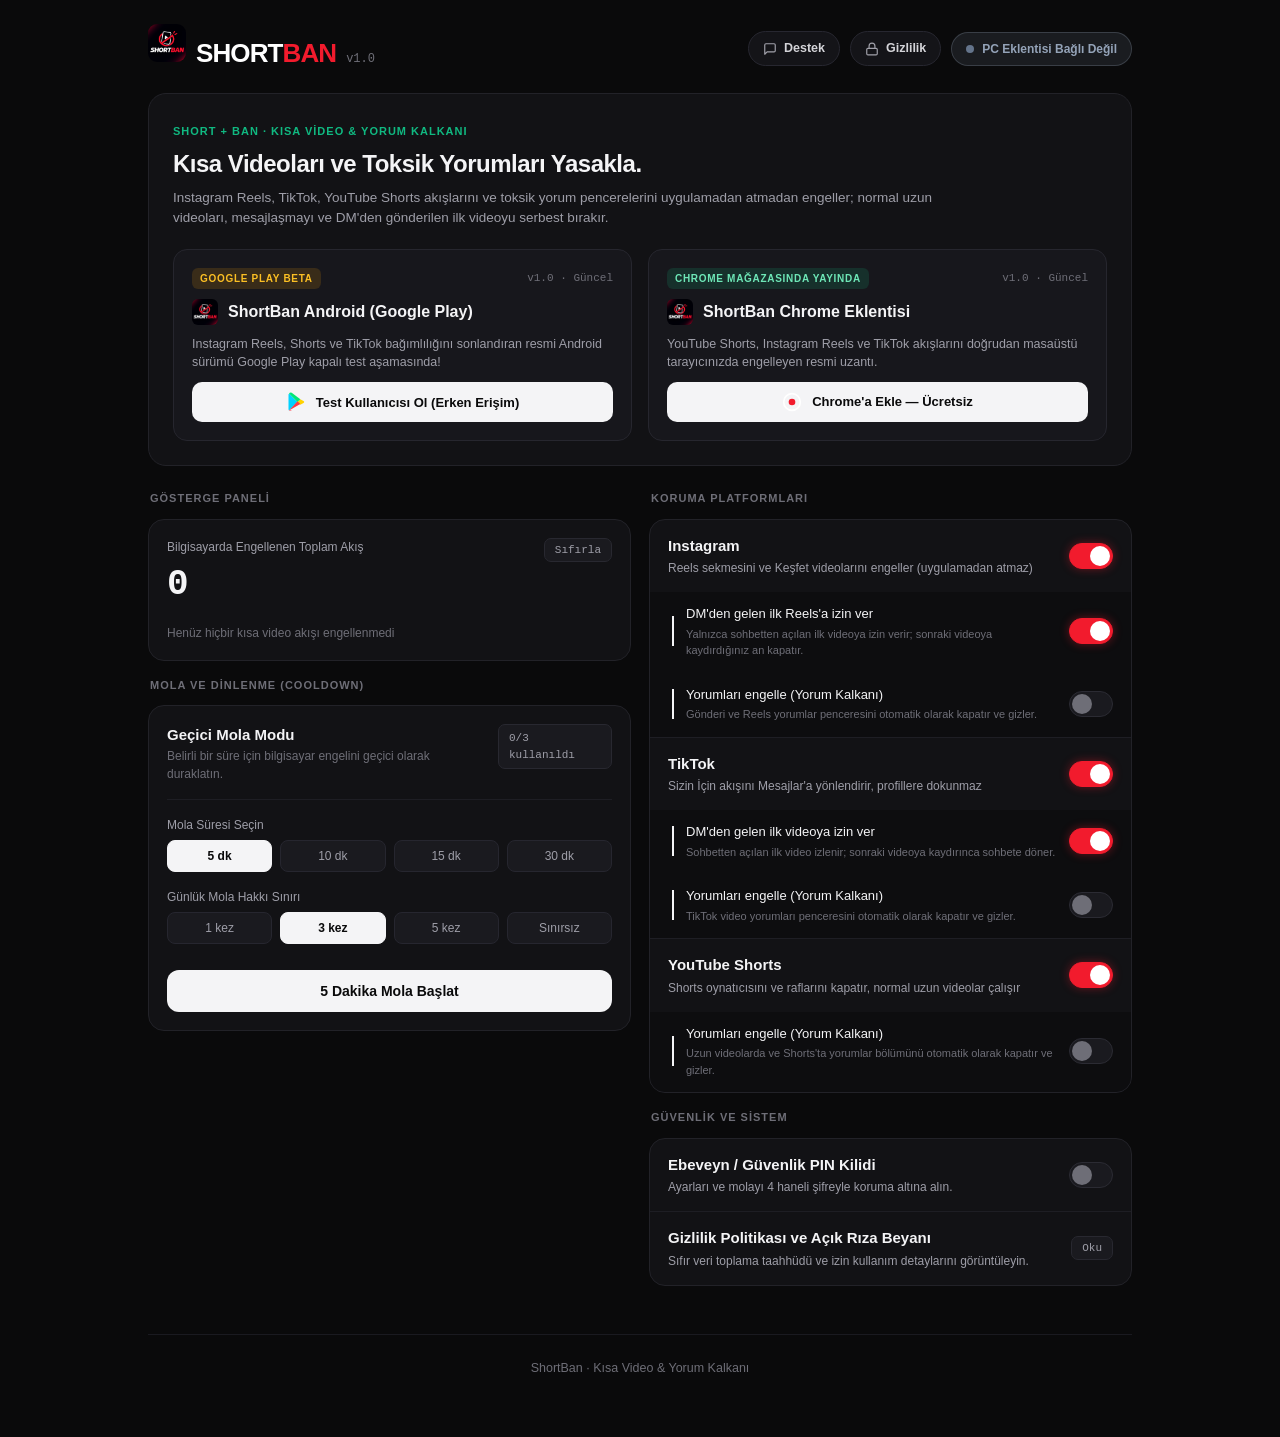
<file: web/index.html>
<!DOCTYPE html>
<html lang="tr">
<head>
  <meta charset="UTF-8" />
  <meta name="viewport" content="width=device-width, initial-scale=1.0" />
  <title>ShortBan — Kısa Video & Yorum Kalkanı</title>
  <link rel="icon" type="image/jpeg" href="logo.jpg" />
  <link rel="stylesheet" href="style.css?v=1.0.2" />
</head>
<body>
  <div class="page-wrapper">
    <!-- ÜST BAR -->
    <header class="topbar">
      <div class="brand-group">
        <img src="logo.jpg" alt="ShortBan Logo" class="brand-icon" width="38" height="38" style="border-radius: 9px; object-fit: cover;" />
        <span class="brand-logo"><span style="color: #ffffff;">SHORT</span><span style="color: #F21B2D;">BAN</span></span>
        <span id="versionBadge" class="version-tag">v1.0</span>
      </div>
      <div class="topbar-right">
        <a href="/destek" class="topbar-btn">
          <svg width="14" height="14" viewBox="0 0 24 24" fill="none" stroke="currentColor" stroke-width="2" stroke-linecap="round" stroke-linejoin="round"><path d="M21 15a2 2 0 0 1-2 2H7l-4 4V5a2 2 0 0 1 2-2h14a2 2 0 0 1 2 2z"/></svg>
          <span>Destek</span>
        </a>
        <a href="/gizlilik" class="topbar-btn">
          <svg width="14" height="14" viewBox="0 0 24 24" fill="none" stroke="currentColor" stroke-width="2" stroke-linecap="round" stroke-linejoin="round"><rect width="18" height="11" x="3" y="11" rx="2" ry="2"/><path d="M7 11V7a5 5 0 0 1 10 0v4"/></svg>
          <span>Gizlilik</span>
        </a>
        <div id="extensionStatusPill" class="status-pill inactive" title="ShortBan Chrome Eklentisi Durumu">
          <span class="status-dot"></span>
          <span id="extensionStatusText">PC Eklentisi Bağlı Değil</span>
        </div>
      </div>
    </header>

    <!-- İNDİRME MERKEZİ (ANDROID APK + BİLGİSAYAR EKLENTİSİ) -->
    <section class="hero-card">
      <div class="hero-header">
        <div>
          <span class="eyebrow">SHORT + BAN · KISA VİDEO & YORUM KALKANI</span>
          <h1 class="hero-title">Kısa Videoları ve Toksik Yorumları Yasakla.</h1>
          <p class="hero-subtitle">
            Instagram Reels, TikTok, YouTube Shorts akışlarını ve toksik yorum pencerelerini uygulamadan atmadan engeller;
            normal uzun videoları, mesajlaşmayı ve DM'den gönderilen ilk videoyu serbest bırakır.
          </p>
        </div>
      </div>

      <div class="download-grid">
        <!-- 1. ANDROID GOOGLE PLAY KAPALI BETA KARTI -->
        <div class="dl-box android-box">
          <div class="dl-top">
            <span class="dl-badge amber">GOOGLE PLAY BETA</span>
            <span id="androidVersionText" class="dl-ver">v1.0 · Erken Erişim</span>
          </div>
          <h3 class="dl-title" style="display: flex; align-items: center; gap: 10px;">
            <img src="logo.jpg" alt="ShortBan" width="26" height="26" style="border-radius: 6px; object-fit: cover;" />
            <span>ShortBan Android (Google Play)</span>
          </h3>
          <p class="dl-desc">
            Instagram Reels, Shorts ve TikTok bağımlılığını sonlandıran resmi Android sürümü Google Play kapalı test aşamasında!
          </p>
          <div class="dl-actions">
            <button
              id="openBetaModalBtn"
              type="button"
              onclick="openBetaModal()"
              class="btn-primary"
              style="display: flex; align-items: center; justify-content: center; gap: 10px; width: 100%; cursor: pointer;"
            >
              <svg width="20" height="20" viewBox="0 0 24 24" fill="none" xmlns="http://www.w3.org/2000/svg">
                <path d="M3.609 1.814L13.793 12 3.61 22.186a2.007 2.007 0 01-.61-1.428V3.242c0-.54.22-1.05.61-1.428z" fill="#00D2FF"/>
                <path d="M17.186 8.607L13.793 12l3.393 3.393 3.843-2.18c1.096-.622 1.096-1.784 0-2.406l-3.843-2.2z" fill="#FFD200"/>
                <path d="M3.609 1.814l10.184 10.186 3.393-3.393L6.85.807a2.64 2.64 0 00-3.241 1.007z" fill="#00E676"/>
                <path d="M3.609 22.186l13.574-7.793-3.393-3.393L3.61 22.186c.925.926 2.457.777 3.24-.002z" fill="#FF3A44"/>
              </svg>
              <span>Test Kullanıcısı Ol (Erken Erişim)</span>
            </button>
          </div>
        </div>

        <!-- 2. BİLGİSAYAR TARAYICI EKLENTİSİ KARTI -->
        <div class="dl-box pc-box">
          <div class="dl-top">
            <span class="dl-badge emerald">CHROME MAĞAZASINDA YAYINDA</span>
            <span id="pcVersionText" class="dl-ver">v1.0 · Resmi Sürüm</span>
          </div>
          <h3 class="dl-title" style="display: flex; align-items: center; gap: 10px;">
            <img src="logo.jpg" alt="ShortBan" width="26" height="26" style="border-radius: 6px; object-fit: cover;" />
            <span>ShortBan Chrome Eklentisi</span>
          </h3>
          <p class="dl-desc">
            YouTube Shorts, Instagram Reels ve TikTok akışlarını doğrudan masaüstü tarayıcınızda engelleyen resmi uzantı.
          </p>
          <div class="dl-actions">
            <a
              id="chromeWebStoreBtn"
              href="https://chromewebstore.google.com/detail/gnhjdbccjejkmmeicidlfgbpelkmnffm"
              target="_blank"
              rel="noopener"
              class="btn-primary"
              style="display: flex; align-items: center; justify-content: center; gap: 10px; width: 100%; text-decoration: none;"
            >
              <svg width="20" height="20" viewBox="0 0 24 24" fill="none" xmlns="http://www.w3.org/2000/svg">
                <circle cx="12" cy="12" r="10" stroke="#FFFFFF" stroke-width="2"/>
                <circle cx="12" cy="12" r="4" fill="#F21B2D"/>
              </svg>
              <span>Chrome'a Ekle — Ücretsiz</span>
            </a>
          </div>
        </div>
      </div>
    </section>

    <!-- CANLI WEB KONTROL PANELİ (MOBİL UYGULAMA İLE BİREBİR AYNI MİMARİ) -->
    <div class="dashboard-grid">
      <!-- SOL SÜTUN: İSTATİSTİK + MOLA VE DİNLENME -->
      <div class="col">
        <div class="section-header">GÖSTERGE PANELİ</div>
        <div class="card stats-card">
          <div class="stats-top">
            <div>
              <p class="card-muted">Bilgisayarda Engellenen Toplam Akış</p>
              <div id="totalBlockedCount" class="big-counter">0</div>
            </div>
            <button id="resetStatsBtn" class="chip-btn">Sıfırla</button>
          </div>
          <p id="lastBlockedText" class="card-sub">Henüz hiçbir kısa video akışı engellenmedi</p>
        </div>

        <div class="section-header">MOLA VE DİNLENME (COOLDOWN)</div>
        <div class="card break-card">
          <div id="breakNormalPanel">
            <div class="row-between">
              <div>
                <h3 class="card-title">Geçici Mola Modu</h3>
                <p class="card-sub">Belirli bir süre için bilgisayar engelini geçici olarak duraklatın.</p>
              </div>
              <span id="dailyLimitBadge" class="mono-badge">0/3 kullanıldı</span>
            </div>

            <div class="divider"></div>

            <div class="chip-group-block">
              <label class="group-label">Mola Süresi Seçin</label>
              <div class="chip-row" id="durationChipRow">
                <button data-min="5" class="select-chip selected">5 dk</button>
                <button data-min="10" class="select-chip">10 dk</button>
                <button data-min="15" class="select-chip">15 dk</button>
                <button data-min="30" class="select-chip">30 dk</button>
              </div>
            </div>

            <div class="chip-group-block">
              <label class="group-label">Günlük Mola Hakkı Sınırı</label>
              <div class="chip-row" id="limitChipRow">
                <button data-limit="1" class="select-chip">1 kez</button>
                <button data-limit="3" class="select-chip selected">3 kez</button>
                <button data-limit="5" class="select-chip">5 kez</button>
                <button data-limit="0" class="select-chip">Sınırsız</button>
              </div>
            </div>

            <button id="startBreakWebBtn" class="btn-primary full-width">5 Dakika Mola Başlat</button>
          </div>

          <div id="breakActivePanel" style="display: none;">
            <span class="signal-label">MOLA AKTİF — KALAN SÜRE</span>
            <div id="webBreakCountdown" class="big-counter">05:00</div>
            <p class="card-sub">Engelleme geçici olarak durduruldu. Süre dolunca otomatik olarak tekrar devreye girecektir.</p>
            <button id="endBreakWebBtn" class="btn-danger full-width">Molayı Bitir ve Korumaya Dön</button>
          </div>
        </div>
      </div>

      <!-- SAĞ SÜTUN: KORUMA PLATFORMLARI + PIN KİLİDİ -->
      <div class="col">
        <div class="section-header">KORUMA PLATFORMLARI</div>
        <div class="card platforms-card">
          <!-- 1. Instagram -->
          <div class="platform-row">
            <div class="platform-info">
              <div class="platform-name">Instagram</div>
              <div class="platform-desc">Reels sekmesini ve Keşfet videolarını engeller (uygulamadan atmaz)</div>
            </div>
            <label class="minimal-switch">
              <input type="checkbox" id="webToggleInstagram" checked />
              <span class="slider"></span>
            </label>
          </div>

          <div id="webIgDmRow" class="dm-sub-row">
            <div class="dm-bar"></div>
            <div class="platform-info">
              <div class="dm-title">DM'den gelen ilk Reels'a izin ver</div>
              <div class="dm-desc">Yalnızca sohbetten açılan ilk videoya izin verir; sonraki videoya kaydırdığınız an kapatır.</div>
            </div>
            <label class="minimal-switch">
              <input type="checkbox" id="webToggleInstagramDm" checked />
              <span class="slider"></span>
            </label>
          </div>

          <div class="dm-sub-row">
            <div class="dm-bar"></div>
            <div class="platform-info">
              <div class="dm-title">Yorumları engelle (Yorum Kalkanı)</div>
              <div class="dm-desc">Gönderi ve Reels yorumlar penceresini otomatik olarak kapatır ve gizler.</div>
            </div>
            <label class="minimal-switch">
              <input type="checkbox" id="webToggleInstagramComments" />
              <span class="slider"></span>
            </label>
          </div>

          <div class="divider"></div>

          <!-- 2. TikTok -->
          <div class="platform-row">
            <div class="platform-info">
              <div class="platform-name">TikTok</div>
              <div class="platform-desc">Sizin İçin akışını Mesajlar'a yönlendirir, profillere dokunmaz</div>
            </div>
            <label class="minimal-switch">
              <input type="checkbox" id="webToggleTikTok" checked />
              <span class="slider"></span>
            </label>
          </div>

          <div id="webTtDmRow" class="dm-sub-row">
            <div class="dm-bar"></div>
            <div class="platform-info">
              <div class="dm-title">DM'den gelen ilk videoya izin ver</div>
              <div class="dm-desc">Sohbetten açılan ilk video izlenir; sonraki videoya kaydırınca sohbete döner.</div>
            </div>
            <label class="minimal-switch">
              <input type="checkbox" id="webToggleTikTokDm" checked />
              <span class="slider"></span>
            </label>
          </div>

          <div class="dm-sub-row">
            <div class="dm-bar"></div>
            <div class="platform-info">
              <div class="dm-title">Yorumları engelle (Yorum Kalkanı)</div>
              <div class="dm-desc">TikTok video yorumları penceresini otomatik olarak kapatır ve gizler.</div>
            </div>
            <label class="minimal-switch">
              <input type="checkbox" id="webToggleTikTokComments" />
              <span class="slider"></span>
            </label>
          </div>

          <div class="divider"></div>

          <!-- 3. YouTube Shorts -->
          <div class="platform-row">
            <div class="platform-info">
              <div class="platform-name">YouTube Shorts</div>
              <div class="platform-desc">Shorts oynatıcısını ve raflarını kapatır, normal uzun videolar çalışır</div>
            </div>
            <label class="minimal-switch">
              <input type="checkbox" id="webToggleYouTube" checked />
              <span class="slider"></span>
            </label>
          </div>

          <div class="dm-sub-row">
            <div class="dm-bar"></div>
            <div class="platform-info">
              <div class="dm-title">Yorumları engelle (Yorum Kalkanı)</div>
              <div class="dm-desc">Uzun videolarda ve Shorts'ta yorumlar bölümünü otomatik olarak kapatır ve gizler.</div>
            </div>
            <label class="minimal-switch">
              <input type="checkbox" id="webToggleYouTubeComments" />
              <span class="slider"></span>
            </label>
          </div>
        </div>

        <div class="section-header">GÜVENLİK VE SİSTEM</div>
        <div class="card security-card">
          <div class="platform-row">
            <div class="platform-info">
              <div class="platform-name">Ebeveyn / Güvenlik PIN Kilidi</div>
              <div id="pinStatusDesc" class="platform-desc">Ayarları ve molayı 4 haneli şifreyle koruma altına alın.</div>
            </div>
            <label class="minimal-switch">
              <input type="checkbox" id="webTogglePin" />
              <span class="slider"></span>
            </label>
          </div>

          <div class="divider"></div>

          <div class="platform-row" id="openWebPrivacyModalRow" style="cursor: pointer;">
            <div class="platform-info">
              <div class="platform-name">Gizlilik Politikası ve Açık Rıza Beyanı</div>
              <div class="platform-desc">Sıfır veri toplama taahhüdü ve izin kullanım detaylarını görüntüleyin.</div>
            </div>
            <button id="openWebPrivacyModalBtn" class="chip-btn">Oku</button>
          </div>
        </div>
      </div>
    </div>

    <!-- PIN MODALI -->
    <div id="pinModalBackdrop" class="modal-backdrop" style="display: none;">
      <div class="modal-card">
        <h3 id="pinModalTitle" class="card-title">PIN Doğrulaması</h3>
        <p id="pinModalSub" class="card-sub">Devam etmek için 4 haneli PIN kodunuzu girin.</p>
        <input
          type="password"
          id="pinInput"
          maxlength="4"
          inputmode="numeric"
          placeholder="4 haneli PIN"
          class="pin-input"
        />
        <p id="pinErrorText" class="error-text" style="display: none;"></p>
        <div class="modal-actions">
          <button id="pinCancelBtn" class="btn-outline">İptal</button>
          <button id="pinConfirmBtn" class="btn-primary">Onayla</button>
        </div>
      </div>
    </div>

    <!-- WEB AÇIK RIZA VE GİZLİLİK POLİTİKASI MODALI (MOBİL UYGULAMADAKİ İLE BİREBİR AYNI METİN) -->
    <div id="webPrivacyModalBackdrop" class="modal-backdrop" style="display: none;">
      <div class="modal-card" style="max-width: 540px; max-height: 85vh; overflow-y: auto;">
        <h3 class="card-title">Açık Rıza ve Gizlilik Politikası Beyanı</h3>
        <p class="card-sub" style="color: #d4d4d8; line-height: 1.6;">
          <strong>ShortBan</strong>, yalnızca seçtiğiniz platformlardaki (Instagram Reels, TikTok, YouTube Shorts) kısa video akışlarını ve yorum pencerelerini tespit edip sizi güvenli sekmeye yönlendirmek için çalışır.
        </p>
        <div style="background: #17171c; border: 1px solid #26262e; border-radius: 12px; padding: 14px; display: flex; flex-direction: column; gap: 10px; font-size: 12.5px; color: #d4d4d8; line-height: 1.55;">
          <div>
            <strong style="color: #ffffff;">1. Erişilebilirlik ve Tarayıcı İzni Açık Rıza Beyanı:</strong><br />
            Uygulama yalnızca hedef platformlarda (Instagram, TikTok, YouTube) kısa video ekranlarının veya yorum pencerelerinin açıldığını tespit etmek için arayüz kimliklerini anlık kontrol eder. Özel mesajlar (DM), klavye, banka uygulamaları ve diğer uygulamalara dokunulmaz.
          </div>
          <div>
            <strong style="color: #ffffff;">2. Sıfır Veri Toplama ve Aktarım Taahhüdü:</strong><br />
            Hiçbir kişisel veriniz, mesajınız, şifreniz, ekran görüntünüz veya gezinme geçmişiniz kaydedilmez, toplanmaz, uzak sunuculara gönderilmez ve üçüncü taraflarla paylaşılmaz. Tüm işlemler %100 cihazınızın içinde gerçekleşir.
          </div>
          <div>
            <strong style="color: #ffffff;">3. Cihaz İçi Yerel Tercihler:</strong><br />
            Koruma anahtarları, mola süreleri, engellenen akış sayacı ve isteğe bağlı 4 haneli PIN kilidi yalnızca cihazınızın kendi yerel hafızasında saklanır.
          </div>
          <div>
            <strong style="color: #ffffff;">4. Reklam ve Analitik Yoktur:</strong><br />
            ShortBan içerisinde hiçbir reklam SDK'sı, kullanıcı takip aracı (tracker) veya üçüncü taraf analitik servisi bulunmamaktadır.
          </div>
        </div>
        <div class="modal-actions">
          <a href="privacy.html" class="btn-outline" style="text-decoration: none;">Tam Sayfa Görünümü</a>
          <button id="closeWebPrivacyModalBtn" class="btn-primary">Anladım ve Kapat</button>
        </div>
      </div>
    </div>

    <!-- GOOGLE PLAY KAPALI BETA TESTİ BAŞVURU MODALI -->
    <div id="betaModalBackdrop" class="modal-backdrop" style="display: none;" onclick="if(event.target===this)closeBetaModal()">
      <div class="modal-card" style="max-width: 440px;">
        <div style="display: flex; align-items: center; justify-content: space-between;">
          <span class="dl-badge amber">GOOGLE PLAY BETA</span>
          <button id="closeBetaModalX" type="button" onclick="closeBetaModal()" style="background: none; border: none; color: #71717a; font-size: 24px; cursor: pointer; padding: 2px 8px; line-height: 1;">&times;</button>
        </div>
        <h3 class="card-title" style="font-size: 18px; margin-top: 6px;">Test Kullanıcısı Ol (Erken Erişim)</h3>
        <p class="card-sub" style="color: #a1a1aa; line-height: 1.5; font-size: 13px;">
          ShortBan Android sürümünü ilk deneyimleyenlerden olmak için Google Play (Gmail) e-posta adresinizi bırakın. Kapalı test davetiniz doğrudan iletilecektir.
        </p>

        <form id="betaTesterForm" style="display: flex; flex-direction: column; gap: 12px; margin-top: 6px;">
          <div>
            <label style="display: block; font-size: 11.5px; font-weight: 600; color: #a1a1aa; margin-bottom: 5px; text-transform: uppercase; letter-spacing: 0.5px;">Ad Soyad (İsteğe Bağlı)</label>
            <input
              type="text"
              id="testerName"
              placeholder="Örn: Ahmet Yılmaz veya LinkedIn Kullanıcısı"
              class="pin-input"
              style="font-family: inherit; font-size: 13.5px;"
            />
          </div>

          <div>
            <div style="display: flex; justify-content: space-between; align-items: center; margin-bottom: 5px;">
              <label style="font-size: 11.5px; font-weight: 600; color: #a1a1aa; text-transform: uppercase; letter-spacing: 0.5px;">Gmail Adresiniz (@gmail.com) *</label>
              <span style="font-size: 10.5px; color: #f59e0b; font-weight: 600;">Gmail Zorunlu</span>
            </div>
            <input
              type="email"
              id="testerEmail"
              required
              pattern=".+@gmail\.com$"
              title="Lütfen geçerli bir @gmail.com adresi giriniz."
              placeholder="kullanici@gmail.com"
              class="pin-input"
              style="font-family: inherit; font-size: 13.5px;"
            />
          </div>

          <div>
            <label style="display: block; font-size: 11.5px; font-weight: 600; color: #a1a1aa; margin-bottom: 5px; text-transform: uppercase; letter-spacing: 0.5px;">Kullandığınız Telefon Modeli (İsteğe Bağlı)</label>
            <input
              type="text"
              id="testerDevice"
              placeholder="Örn: Samsung S23, Xiaomi 13, Pixel 7 vb."
              class="pin-input"
              style="font-family: inherit; font-size: 13.5px;"
            />
          </div>

          <div style="background: rgba(245, 158, 11, 0.08); border: 1px solid rgba(245, 158, 11, 0.25); border-radius: 8px; padding: 10px 12px; font-size: 12px; color: #fde68a; line-height: 1.45;">
            🔒 <strong>Gizlilik Taahhüdü:</strong> Google Play Kapalı Test politikası gereği e-posta adresinizin <strong>@gmail.com</strong> olması zorunludur. Bilgileriniz asla paylaşılmaz.
          </div>

          <p id="betaFormError" class="error-text" style="display: none; color: #ef4444; font-size: 12px; font-weight: 500;"></p>

          <div class="modal-actions" style="margin-top: 6px;">
            <button type="button" id="closeBetaModalBtn" onclick="closeBetaModal()" class="btn-outline">Vazgeç</button>
            <button type="submit" id="submitBetaBtn" class="btn-primary" style="display: flex; align-items: center; justify-content: center; gap: 8px;">
              <span>Beta Testine Katıl</span>
            </button>
          </div>
        </form>

        <div id="betaSuccessBox" style="display: none; text-align: center; padding: 18px 8px; flex-direction: column; gap: 12px; align-items: center;">
          <div style="width: 52px; height: 52px; border-radius: 50%; background: rgba(16, 185, 129, 0.15); border: 1px solid #10b981; display: flex; align-items: center; justify-content: center; color: #10b981; font-size: 26px;">
            ✓
          </div>
          <h4 style="color: #ffffff; font-size: 17px; margin: 0;">Başvurunuz Alındı!</h4>
          <p style="color: #9e9ea8; font-size: 13px; line-height: 1.55; margin: 0;">
            Teşekkürler! Google Play e-posta adresiniz test listesine eklenmek üzere kaydedildi. İnceleme tamamlandığında davet bağlantınız e-postanıza iletilecektir.
          </p>
          <button type="button" id="closeBetaSuccessBtn" onclick="closeBetaModal()" class="btn-primary" style="margin-top: 8px; width: 100%;">
            Tamamdır
          </button>
        </div>
      </div>
    </div>

    <footer class="footer" style="padding: 24px 0 12px; border-top: 1px solid #1a1a20; margin-top: 28px; text-align: center;">
      <span style="color: #6e6e77; font-size: 12.5px;">ShortBan · Kısa Video & Yorum Kalkanı</span>
    </footer>
  </div>

  <script>
    function openBetaModal() {
      var m = document.getElementById("betaModalBackdrop");
      if (m) {
        m.style.display = "flex";
        var reg = localStorage.getItem("shortban_tester_email");
        var form = document.getElementById("betaTesterForm");
        var succ = document.getElementById("betaSuccessBox");
        if (reg && form && succ) {
          form.style.display = "none";
          succ.style.display = "flex";
        }
      }
    }

    function closeBetaModal() {
      var m = document.getElementById("betaModalBackdrop");
      if (m) m.style.display = "none";
    }

    document.addEventListener("DOMContentLoaded", function () {
      var form = document.getElementById("betaTesterForm");
      if (form) {
        form.addEventListener("submit", function (e) {
          e.preventDefault();
          var emailInput = document.getElementById("testerEmail");
          var nameInput = document.getElementById("testerName");
          var deviceInput = document.getElementById("testerDevice");
          var err = document.getElementById("betaFormError");
          var btn = document.getElementById("submitBetaBtn");

          var email = emailInput ? emailInput.value.trim().toLowerCase() : "";
          var name = nameInput ? nameInput.value.trim() : "";
          var device = deviceInput ? deviceInput.value.trim() : "";

          // Kesinlikle @gmail.com zorunlu
          if (!email.endsWith("@gmail.com")) {
            if (err) {
              err.textContent = "Lütfen geçerli bir @gmail.com adresi giriniz (Google Play testi yalnızca Gmail kabul eder).";
              err.style.display = "block";
            }
            if (emailInput) emailInput.focus();
            return;
          }

          if (err) err.style.display = "none";
          if (btn) {
            btn.disabled = true;
            btn.innerHTML = "<span>Kaydediliyor...</span>";
          }

          // 1. Destek sayfasındaki gibi FormSubmit ile doğrudan Gmail'e mail at
          var mailPromise = fetch("https://formsubmit.co/ajax/ipekmuhammetemin@gmail.com", {
            method: "POST",
            headers: {
              "Content-Type": "application/json",
              "Accept": "application/json"
            },
            body: JSON.stringify({
              _subject: "🚀 Yeni ShortBan Test Kullanıcısı: " + email,
              _captcha: "false",
              Basvuran_Kisi: name || "LinkedIn / Web Kullanıcısı",
              Google_Play_Gmail: email,
              Cihaz_Modeli: device || "Belirtilmedi",
              Tarih: new Date().toLocaleString("tr-TR")
            })
          }).catch(function (e) { return null; });

          // 2. Aynı anda cPanel CSV dosyasına da kaydet
          var localPromise = fetch("register_tester.php", {
            method: "POST",
            headers: { "Content-Type": "application/json" },
            body: JSON.stringify({ email: email, name: name, device: device })
          }).catch(function (e) { return null; });

          Promise.all([mailPromise, localPromise]).then(function () {
            localStorage.setItem("shortban_tester_email", email);
            if (form) form.style.display = "none";
            var succ = document.getElementById("betaSuccessBox");
            if (succ) succ.style.display = "flex";
            var openBtn = document.getElementById("openBetaModalBtn");
            if (openBtn) {
              var s = openBtn.querySelector("span");
              if (s) s.textContent = "✓ Test Başvurunuz Alındı";
            }
          }).finally(function () {
            if (btn) {
              btn.disabled = false;
              btn.innerHTML = "<span>Beta Testine Katıl</span>";
            }
          });
        });
      }
    });
  </script>
  <script src="app.js?v=1.0.5"></script>
</body>
</html>
</file>
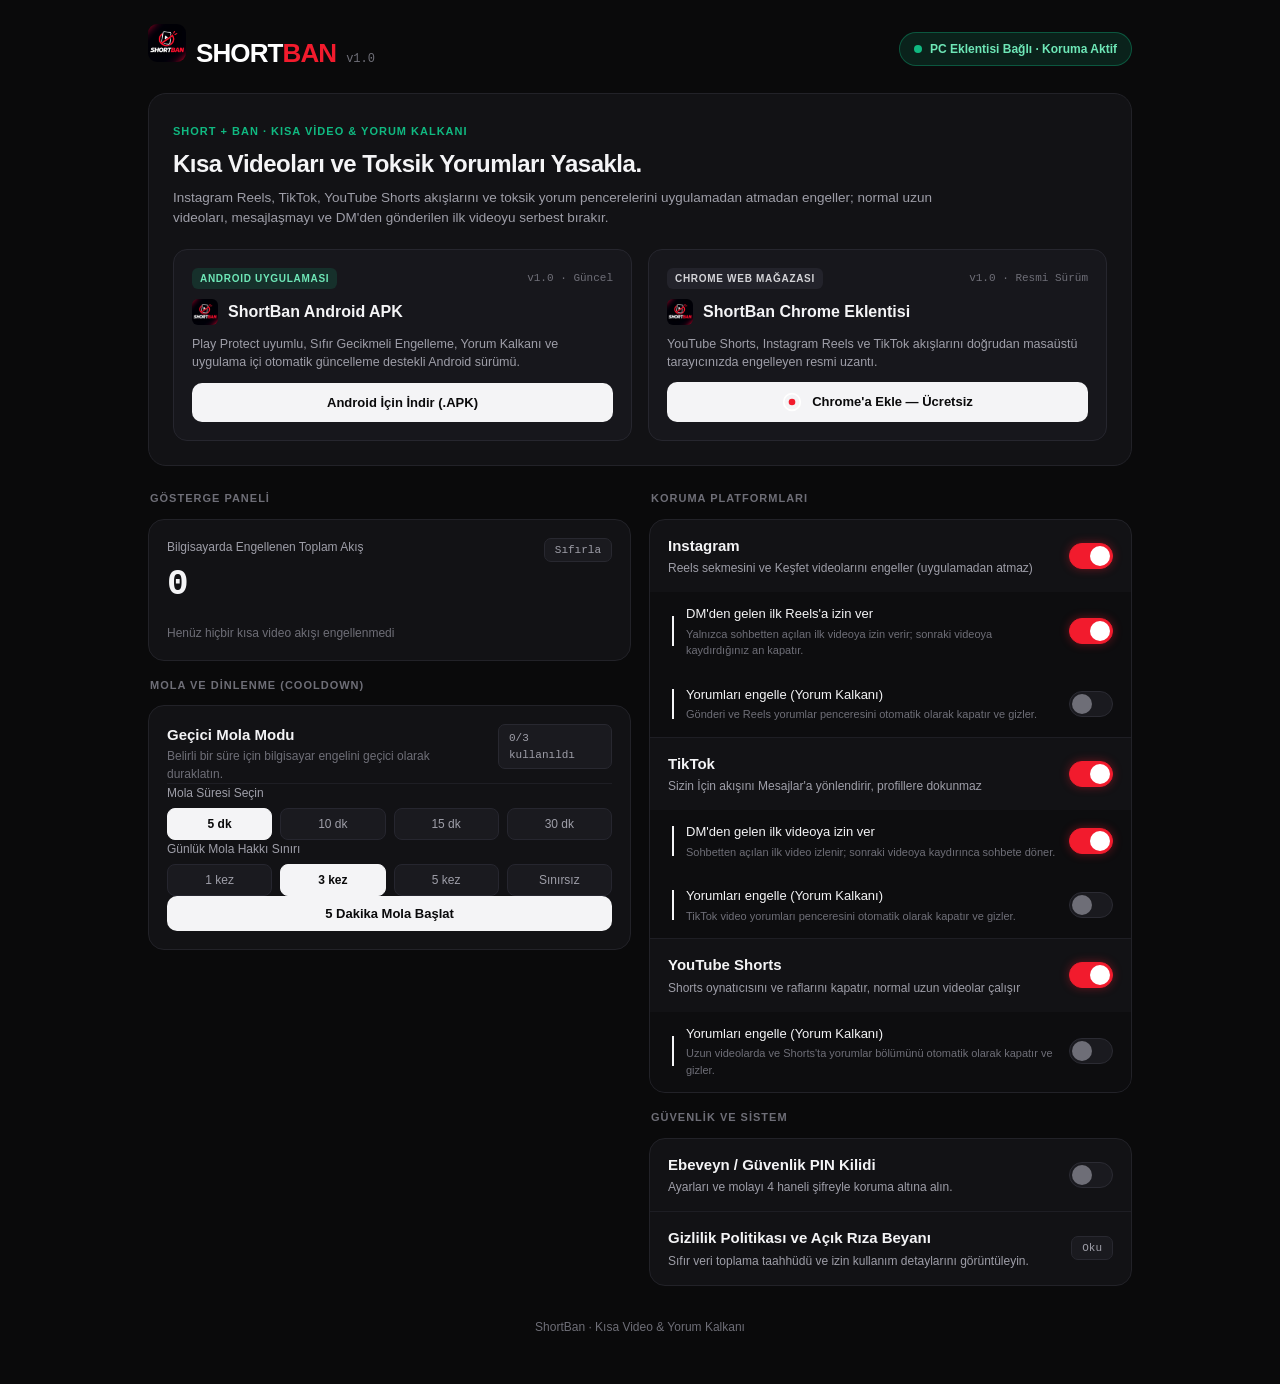
<file: web/shortban/index.html>
<!DOCTYPE html>
<html lang="tr">
<head>
  <meta charset="UTF-8" />
  <meta name="viewport" content="width=device-width, initial-scale=1.0" />
  <title>ShortBan — Kısa Video & Yorum Kalkanı</title>
  <link rel="icon" type="image/jpeg" href="logo.jpg" />
  <link rel="stylesheet" href="style.css" />
</head>
<body>
  <div class="page-wrapper">
    <!-- ÜST BAR -->
    <header class="topbar">
      <div class="brand-group">
        <img src="logo.jpg" alt="ShortBan Logo" class="brand-icon" width="38" height="38" style="border-radius: 9px; object-fit: cover;" />
        <span class="brand-logo"><span style="color: #ffffff;">SHORT</span><span style="color: #F21B2D;">BAN</span></span>
        <span id="versionBadge" class="version-tag">v1.0</span>
      </div>
      <div id="extensionStatusPill" class="status-pill active">
        <span class="status-dot"></span>
        <span id="extensionStatusText">PC Eklentisi Bağlı · Koruma Aktif</span>
      </div>
    </header>

    <!-- İNDİRME MERKEZİ (ANDROID APK + BİLGİSAYAR EKLENTİSİ) -->
    <section class="hero-card">
      <div class="hero-header">
        <div>
          <span class="eyebrow">SHORT + BAN · KISA VİDEO & YORUM KALKANI</span>
          <h1 class="hero-title">Kısa Videoları ve Toksik Yorumları Yasakla.</h1>
          <p class="hero-subtitle">
            Instagram Reels, TikTok, YouTube Shorts akışlarını ve toksik yorum pencerelerini uygulamadan atmadan engeller;
            normal uzun videoları, mesajlaşmayı ve DM'den gönderilen ilk videoyu serbest bırakır.
          </p>
        </div>
      </div>

      <div class="download-grid">
        <!-- 1. ANDROID APK KARTI -->
        <div class="dl-box android-box">
          <div class="dl-top">
            <span class="dl-badge emerald">ANDROID UYGULAMASI</span>
            <span id="androidVersionText" class="dl-ver">v1.0 · Güncel</span>
          </div>
          <h3 class="dl-title" style="display: flex; align-items: center; gap: 10px;">
            <img src="logo.jpg" alt="ShortBan" width="26" height="26" style="border-radius: 6px; object-fit: cover;" />
            <span>ShortBan Android APK</span>
          </h3>
          <p class="dl-desc">
            Play Protect uyumlu, Sıfır Gecikmeli Engelleme, Yorum Kalkanı ve uygulama içi otomatik güncelleme destekli Android sürümü.
          </p>
          <a
            id="androidDownloadLink"
            href="https://github.com/sytex10/scrollblock/raw/main/release/ScrollBlock-release.apk"
            class="btn-primary"
            target="_blank"
            rel="noopener"
          >
            Android İçin İndir (.APK)
          </a>
        </div>

        <!-- 2. BİLGİSAYAR TARAYICI EKLENTİSİ KARTI -->
        <div class="dl-box pc-box">
          <div class="dl-top">
            <span class="dl-badge neutral">CHROME WEB MAĞAZASI</span>
            <span id="pcVersionText" class="dl-ver">v1.0 · Resmi Sürüm</span>
          </div>
          <h3 class="dl-title" style="display: flex; align-items: center; gap: 10px;">
            <img src="logo.jpg" alt="ShortBan" width="26" height="26" style="border-radius: 6px; object-fit: cover;" />
            <span>ShortBan Chrome Eklentisi</span>
          </h3>
          <p class="dl-desc">
            YouTube Shorts, Instagram Reels ve TikTok akışlarını doğrudan masaüstü tarayıcınızda engelleyen resmi uzantı.
          </p>
          <div class="dl-actions">
            <a
              id="chromeWebStoreBtn"
              href="https://chromewebstore.google.com/detail/gnhjdbccjejkmmeicidlfgbpelkmnffm"
              target="_blank"
              rel="noopener"
              class="btn-primary"
              style="display: flex; align-items: center; justify-content: center; gap: 10px; width: 100%; text-decoration: none;"
            >
              <svg width="20" height="20" viewBox="0 0 24 24" fill="none" xmlns="http://www.w3.org/2000/svg">
                <circle cx="12" cy="12" r="10" stroke="#FFFFFF" stroke-width="2"/>
                <circle cx="12" cy="12" r="4" fill="#F21B2D"/>
              </svg>
              <span>Chrome'a Ekle — Ücretsiz</span>
            </a>
          </div>
        </div>
      </div>
    </section>

    <!-- CANLI WEB KONTROL PANELİ (MOBİL UYGULAMA İLE BİREBİR AYNI MİMARİ) -->
    <div class="dashboard-grid">
      <!-- SOL SÜTUN: İSTATİSTİK + MOLA VE DİNLENME -->
      <div class="col">
        <div class="section-header">GÖSTERGE PANELİ</div>
        <div class="card stats-card">
          <div class="stats-top">
            <div>
              <p class="card-muted">Bilgisayarda Engellenen Toplam Akış</p>
              <div id="totalBlockedCount" class="big-counter">0</div>
            </div>
            <button id="resetStatsBtn" class="chip-btn">Sıfırla</button>
          </div>
          <p id="lastBlockedText" class="card-sub">Henüz hiçbir kısa video akışı engellenmedi</p>
        </div>

        <div class="section-header">MOLA VE DİNLENME (COOLDOWN)</div>
        <div class="card break-card">
          <div id="breakNormalPanel">
            <div class="row-between">
              <div>
                <h3 class="card-title">Geçici Mola Modu</h3>
                <p class="card-sub">Belirli bir süre için bilgisayar engelini geçici olarak duraklatın.</p>
              </div>
              <span id="dailyLimitBadge" class="mono-badge">0/3 kullanıldı</span>
            </div>

            <div class="divider"></div>

            <div class="chip-group-block">
              <label class="group-label">Mola Süresi Seçin</label>
              <div class="chip-row" id="durationChipRow">
                <button data-min="5" class="select-chip selected">5 dk</button>
                <button data-min="10" class="select-chip">10 dk</button>
                <button data-min="15" class="select-chip">15 dk</button>
                <button data-min="30" class="select-chip">30 dk</button>
              </div>
            </div>

            <div class="chip-group-block">
              <label class="group-label">Günlük Mola Hakkı Sınırı</label>
              <div class="chip-row" id="limitChipRow">
                <button data-limit="1" class="select-chip">1 kez</button>
                <button data-limit="3" class="select-chip selected">3 kez</button>
                <button data-limit="5" class="select-chip">5 kez</button>
                <button data-limit="0" class="select-chip">Sınırsız</button>
              </div>
            </div>

            <button id="startBreakWebBtn" class="btn-primary full-width">5 Dakika Mola Başlat</button>
          </div>

          <div id="breakActivePanel" style="display: none;">
            <span class="signal-label">MOLA AKTİF — KALAN SÜRE</span>
            <div id="webBreakCountdown" class="big-counter">05:00</div>
            <p class="card-sub">Engelleme geçici olarak durduruldu. Süre dolunca otomatik olarak tekrar devreye girecektir.</p>
            <button id="endBreakWebBtn" class="btn-danger full-width">Molayı Bitir ve Korumaya Dön</button>
          </div>
        </div>
      </div>

      <!-- SAĞ SÜTUN: KORUMA PLATFORMLARI + PIN KİLİDİ -->
      <div class="col">
        <div class="section-header">KORUMA PLATFORMLARI</div>
        <div class="card platforms-card">
          <!-- 1. Instagram -->
          <div class="platform-row">
            <div class="platform-info">
              <div class="platform-name">Instagram</div>
              <div class="platform-desc">Reels sekmesini ve Keşfet videolarını engeller (uygulamadan atmaz)</div>
            </div>
            <label class="minimal-switch">
              <input type="checkbox" id="webToggleInstagram" checked />
              <span class="slider"></span>
            </label>
          </div>

          <div id="webIgDmRow" class="dm-sub-row">
            <div class="dm-bar"></div>
            <div class="platform-info">
              <div class="dm-title">DM'den gelen ilk Reels'a izin ver</div>
              <div class="dm-desc">Yalnızca sohbetten açılan ilk videoya izin verir; sonraki videoya kaydırdığınız an kapatır.</div>
            </div>
            <label class="minimal-switch">
              <input type="checkbox" id="webToggleInstagramDm" checked />
              <span class="slider"></span>
            </label>
          </div>

          <div class="dm-sub-row">
            <div class="dm-bar"></div>
            <div class="platform-info">
              <div class="dm-title">Yorumları engelle (Yorum Kalkanı)</div>
              <div class="dm-desc">Gönderi ve Reels yorumlar penceresini otomatik olarak kapatır ve gizler.</div>
            </div>
            <label class="minimal-switch">
              <input type="checkbox" id="webToggleInstagramComments" />
              <span class="slider"></span>
            </label>
          </div>

          <div class="divider"></div>

          <!-- 2. TikTok -->
          <div class="platform-row">
            <div class="platform-info">
              <div class="platform-name">TikTok</div>
              <div class="platform-desc">Sizin İçin akışını Mesajlar'a yönlendirir, profillere dokunmaz</div>
            </div>
            <label class="minimal-switch">
              <input type="checkbox" id="webToggleTikTok" checked />
              <span class="slider"></span>
            </label>
          </div>

          <div id="webTtDmRow" class="dm-sub-row">
            <div class="dm-bar"></div>
            <div class="platform-info">
              <div class="dm-title">DM'den gelen ilk videoya izin ver</div>
              <div class="dm-desc">Sohbetten açılan ilk video izlenir; sonraki videoya kaydırınca sohbete döner.</div>
            </div>
            <label class="minimal-switch">
              <input type="checkbox" id="webToggleTikTokDm" checked />
              <span class="slider"></span>
            </label>
          </div>

          <div class="dm-sub-row">
            <div class="dm-bar"></div>
            <div class="platform-info">
              <div class="dm-title">Yorumları engelle (Yorum Kalkanı)</div>
              <div class="dm-desc">TikTok video yorumları penceresini otomatik olarak kapatır ve gizler.</div>
            </div>
            <label class="minimal-switch">
              <input type="checkbox" id="webToggleTikTokComments" />
              <span class="slider"></span>
            </label>
          </div>

          <div class="divider"></div>

          <!-- 3. YouTube Shorts -->
          <div class="platform-row">
            <div class="platform-info">
              <div class="platform-name">YouTube Shorts</div>
              <div class="platform-desc">Shorts oynatıcısını ve raflarını kapatır, normal uzun videolar çalışır</div>
            </div>
            <label class="minimal-switch">
              <input type="checkbox" id="webToggleYouTube" checked />
              <span class="slider"></span>
            </label>
          </div>

          <div class="dm-sub-row">
            <div class="dm-bar"></div>
            <div class="platform-info">
              <div class="dm-title">Yorumları engelle (Yorum Kalkanı)</div>
              <div class="dm-desc">Uzun videolarda ve Shorts'ta yorumlar bölümünü otomatik olarak kapatır ve gizler.</div>
            </div>
            <label class="minimal-switch">
              <input type="checkbox" id="webToggleYouTubeComments" />
              <span class="slider"></span>
            </label>
          </div>
        </div>

        <div class="section-header">GÜVENLİK VE SİSTEM</div>
        <div class="card security-card">
          <div class="platform-row">
            <div class="platform-info">
              <div class="platform-name">Ebeveyn / Güvenlik PIN Kilidi</div>
              <div id="pinStatusDesc" class="platform-desc">Ayarları ve molayı 4 haneli şifreyle koruma altına alın.</div>
            </div>
            <label class="minimal-switch">
              <input type="checkbox" id="webTogglePin" />
              <span class="slider"></span>
            </label>
          </div>

          <div class="divider"></div>

          <div class="platform-row" id="openWebPrivacyModalRow" style="cursor: pointer;">
            <div class="platform-info">
              <div class="platform-name">Gizlilik Politikası ve Açık Rıza Beyanı</div>
              <div class="platform-desc">Sıfır veri toplama taahhüdü ve izin kullanım detaylarını görüntüleyin.</div>
            </div>
            <button id="openWebPrivacyModalBtn" class="chip-btn">Oku</button>
          </div>
        </div>
      </div>
    </div>

    <!-- PIN MODALI -->
    <div id="pinModalBackdrop" class="modal-backdrop" style="display: none;">
      <div class="modal-card">
        <h3 id="pinModalTitle" class="card-title">PIN Doğrulaması</h3>
        <p id="pinModalSub" class="card-sub">Devam etmek için 4 haneli PIN kodunuzu girin.</p>
        <input
          type="password"
          id="pinInput"
          maxlength="4"
          inputmode="numeric"
          placeholder="4 haneli PIN"
          class="pin-input"
        />
        <p id="pinErrorText" class="error-text" style="display: none;"></p>
        <div class="modal-actions">
          <button id="pinCancelBtn" class="btn-outline">İptal</button>
          <button id="pinConfirmBtn" class="btn-primary">Onayla</button>
        </div>
      </div>
    </div>

    <!-- WEB AÇIK RIZA VE GİZLİLİK POLİTİKASI MODALI (MOBİL UYGULAMADAKİ İLE BİREBİR AYNI METİN) -->
    <div id="webPrivacyModalBackdrop" class="modal-backdrop" style="display: none;">
      <div class="modal-card" style="max-width: 540px; max-height: 85vh; overflow-y: auto;">
        <h3 class="card-title">Açık Rıza ve Gizlilik Politikası Beyanı</h3>
        <p class="card-sub" style="color: #d4d4d8; line-height: 1.6;">
          <strong>ShortBan</strong>, yalnızca seçtiğiniz platformlardaki (Instagram Reels, TikTok, YouTube Shorts) kısa video akışlarını ve yorum pencerelerini tespit edip sizi güvenli sekmeye yönlendirmek için çalışır.
        </p>
        <div style="background: #17171c; border: 1px solid #26262e; border-radius: 12px; padding: 14px; display: flex; flex-direction: column; gap: 10px; font-size: 12.5px; color: #d4d4d8; line-height: 1.55;">
          <div>
            <strong style="color: #ffffff;">1. Erişilebilirlik ve Tarayıcı İzni Açık Rıza Beyanı:</strong><br />
            Uygulama yalnızca hedef platformlarda (Instagram, TikTok, YouTube) kısa video ekranlarının veya yorum pencerelerinin açıldığını tespit etmek için arayüz kimliklerini anlık kontrol eder. Özel mesajlar (DM), klavye, banka uygulamaları ve diğer uygulamalara dokunulmaz.
          </div>
          <div>
            <strong style="color: #ffffff;">2. Sıfır Veri Toplama ve Aktarım Taahhüdü:</strong><br />
            Hiçbir kişisel veriniz, mesajınız, şifreniz, ekran görüntünüz veya gezinme geçmişiniz kaydedilmez, toplanmaz, uzak sunuculara gönderilmez ve üçüncü taraflarla paylaşılmaz. Tüm işlemler %100 cihazınızın içinde gerçekleşir.
          </div>
          <div>
            <strong style="color: #ffffff;">3. Cihaz İçi Yerel Tercihler:</strong><br />
            Koruma anahtarları, mola süreleri, engellenen akış sayacı ve isteğe bağlı 4 haneli PIN kilidi yalnızca cihazınızın kendi yerel hafızasında saklanır.
          </div>
          <div>
            <strong style="color: #ffffff;">4. Reklam ve Analitik Yoktur:</strong><br />
            ShortBan içerisinde hiçbir reklam SDK'sı, kullanıcı takip aracı (tracker) veya üçüncü taraf analitik servisi bulunmamaktadır.
          </div>
        </div>
        <div class="modal-actions">
          <a href="privacy.html" class="btn-outline" style="text-decoration: none;">Tam Sayfa Görünümü</a>
          <button id="closeWebPrivacyModalBtn" class="btn-primary">Anladım ve Kapat</button>
        </div>
      </div>
    </div>

    <footer class="footer">
      <span>ShortBan · Kısa Video & Yorum Kalkanı</span>
    </footer>
  </div>

  <script src="app.js"></script>
</body>
</html>
</file>
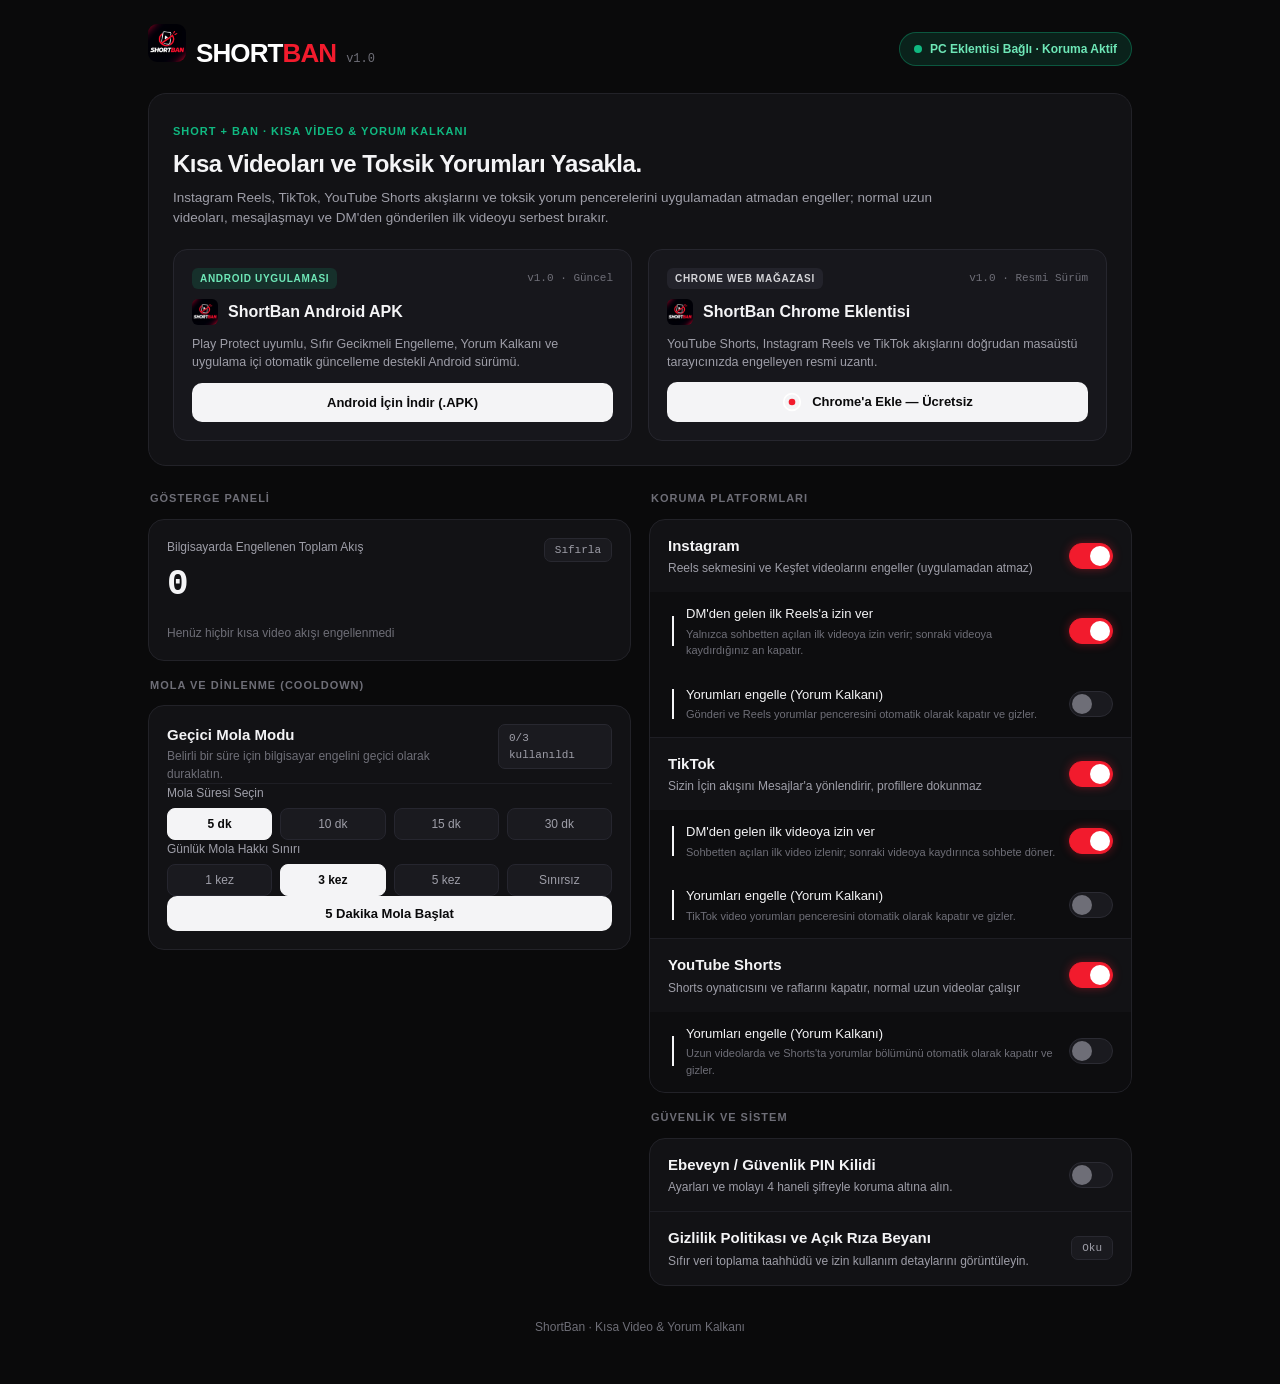
<file: web/site/shortban/index.html>
<!DOCTYPE html>
<html lang="tr">
<head>
  <meta charset="UTF-8" />
  <meta name="viewport" content="width=device-width, initial-scale=1.0" />
  <title>ShortBan — Kısa Video & Yorum Kalkanı</title>
  <link rel="icon" type="image/jpeg" href="logo.jpg" />
  <link rel="stylesheet" href="style.css" />
</head>
<body>
  <div class="page-wrapper">
    <!-- ÜST BAR -->
    <header class="topbar">
      <div class="brand-group">
        <img src="logo.jpg" alt="ShortBan Logo" class="brand-icon" width="38" height="38" style="border-radius: 9px; object-fit: cover;" />
        <span class="brand-logo"><span style="color: #ffffff;">SHORT</span><span style="color: #F21B2D;">BAN</span></span>
        <span id="versionBadge" class="version-tag">v1.0</span>
      </div>
      <div id="extensionStatusPill" class="status-pill active">
        <span class="status-dot"></span>
        <span id="extensionStatusText">PC Eklentisi Bağlı · Koruma Aktif</span>
      </div>
    </header>

    <!-- İNDİRME MERKEZİ (ANDROID APK + BİLGİSAYAR EKLENTİSİ) -->
    <section class="hero-card">
      <div class="hero-header">
        <div>
          <span class="eyebrow">SHORT + BAN · KISA VİDEO & YORUM KALKANI</span>
          <h1 class="hero-title">Kısa Videoları ve Toksik Yorumları Yasakla.</h1>
          <p class="hero-subtitle">
            Instagram Reels, TikTok, YouTube Shorts akışlarını ve toksik yorum pencerelerini uygulamadan atmadan engeller;
            normal uzun videoları, mesajlaşmayı ve DM'den gönderilen ilk videoyu serbest bırakır.
          </p>
        </div>
      </div>

      <div class="download-grid">
        <!-- 1. ANDROID APK KARTI -->
        <div class="dl-box android-box">
          <div class="dl-top">
            <span class="dl-badge emerald">ANDROID UYGULAMASI</span>
            <span id="androidVersionText" class="dl-ver">v1.0 · Güncel</span>
          </div>
          <h3 class="dl-title" style="display: flex; align-items: center; gap: 10px;">
            <img src="logo.jpg" alt="ShortBan" width="26" height="26" style="border-radius: 6px; object-fit: cover;" />
            <span>ShortBan Android APK</span>
          </h3>
          <p class="dl-desc">
            Play Protect uyumlu, Sıfır Gecikmeli Engelleme, Yorum Kalkanı ve uygulama içi otomatik güncelleme destekli Android sürümü.
          </p>
          <a
            id="androidDownloadLink"
            href="https://github.com/sytex10/scrollblock/raw/main/release/ScrollBlock-release.apk"
            class="btn-primary"
            target="_blank"
            rel="noopener"
          >
            Android İçin İndir (.APK)
          </a>
        </div>

        <!-- 2. BİLGİSAYAR TARAYICI EKLENTİSİ KARTI -->
        <div class="dl-box pc-box">
          <div class="dl-top">
            <span class="dl-badge neutral">CHROME WEB MAĞAZASI</span>
            <span id="pcVersionText" class="dl-ver">v1.0 · Resmi Sürüm</span>
          </div>
          <h3 class="dl-title" style="display: flex; align-items: center; gap: 10px;">
            <img src="logo.jpg" alt="ShortBan" width="26" height="26" style="border-radius: 6px; object-fit: cover;" />
            <span>ShortBan Chrome Eklentisi</span>
          </h3>
          <p class="dl-desc">
            YouTube Shorts, Instagram Reels ve TikTok akışlarını doğrudan masaüstü tarayıcınızda engelleyen resmi uzantı.
          </p>
          <div class="dl-actions">
            <a
              id="chromeWebStoreBtn"
              href="https://chromewebstore.google.com/"
              target="_blank"
              rel="noopener"
              class="btn-primary"
              style="display: flex; align-items: center; justify-content: center; gap: 10px; width: 100%; text-decoration: none;"
            >
              <svg width="20" height="20" viewBox="0 0 24 24" fill="none" xmlns="http://www.w3.org/2000/svg">
                <circle cx="12" cy="12" r="10" stroke="#FFFFFF" stroke-width="2"/>
                <circle cx="12" cy="12" r="4" fill="#F21B2D"/>
              </svg>
              <span>Chrome'a Ekle — Ücretsiz</span>
            </a>
          </div>
        </div>
      </div>
    </section>

    <!-- CANLI WEB KONTROL PANELİ (MOBİL UYGULAMA İLE BİREBİR AYNI MİMARİ) -->
    <div class="dashboard-grid">
      <!-- SOL SÜTUN: İSTATİSTİK + MOLA VE DİNLENME -->
      <div class="col">
        <div class="section-header">GÖSTERGE PANELİ</div>
        <div class="card stats-card">
          <div class="stats-top">
            <div>
              <p class="card-muted">Bilgisayarda Engellenen Toplam Akış</p>
              <div id="totalBlockedCount" class="big-counter">0</div>
            </div>
            <button id="resetStatsBtn" class="chip-btn">Sıfırla</button>
          </div>
          <p id="lastBlockedText" class="card-sub">Henüz hiçbir kısa video akışı engellenmedi</p>
        </div>

        <div class="section-header">MOLA VE DİNLENME (COOLDOWN)</div>
        <div class="card break-card">
          <div id="breakNormalPanel">
            <div class="row-between">
              <div>
                <h3 class="card-title">Geçici Mola Modu</h3>
                <p class="card-sub">Belirli bir süre için bilgisayar engelini geçici olarak duraklatın.</p>
              </div>
              <span id="dailyLimitBadge" class="mono-badge">0/3 kullanıldı</span>
            </div>

            <div class="divider"></div>

            <div class="chip-group-block">
              <label class="group-label">Mola Süresi Seçin</label>
              <div class="chip-row" id="durationChipRow">
                <button data-min="5" class="select-chip selected">5 dk</button>
                <button data-min="10" class="select-chip">10 dk</button>
                <button data-min="15" class="select-chip">15 dk</button>
                <button data-min="30" class="select-chip">30 dk</button>
              </div>
            </div>

            <div class="chip-group-block">
              <label class="group-label">Günlük Mola Hakkı Sınırı</label>
              <div class="chip-row" id="limitChipRow">
                <button data-limit="1" class="select-chip">1 kez</button>
                <button data-limit="3" class="select-chip selected">3 kez</button>
                <button data-limit="5" class="select-chip">5 kez</button>
                <button data-limit="0" class="select-chip">Sınırsız</button>
              </div>
            </div>

            <button id="startBreakWebBtn" class="btn-primary full-width">5 Dakika Mola Başlat</button>
          </div>

          <div id="breakActivePanel" style="display: none;">
            <span class="signal-label">MOLA AKTİF — KALAN SÜRE</span>
            <div id="webBreakCountdown" class="big-counter">05:00</div>
            <p class="card-sub">Engelleme geçici olarak durduruldu. Süre dolunca otomatik olarak tekrar devreye girecektir.</p>
            <button id="endBreakWebBtn" class="btn-danger full-width">Molayı Bitir ve Korumaya Dön</button>
          </div>
        </div>
      </div>

      <!-- SAĞ SÜTUN: KORUMA PLATFORMLARI + PIN KİLİDİ -->
      <div class="col">
        <div class="section-header">KORUMA PLATFORMLARI</div>
        <div class="card platforms-card">
          <!-- 1. Instagram -->
          <div class="platform-row">
            <div class="platform-info">
              <div class="platform-name">Instagram</div>
              <div class="platform-desc">Reels sekmesini ve Keşfet videolarını engeller (uygulamadan atmaz)</div>
            </div>
            <label class="minimal-switch">
              <input type="checkbox" id="webToggleInstagram" checked />
              <span class="slider"></span>
            </label>
          </div>

          <div id="webIgDmRow" class="dm-sub-row">
            <div class="dm-bar"></div>
            <div class="platform-info">
              <div class="dm-title">DM'den gelen ilk Reels'a izin ver</div>
              <div class="dm-desc">Yalnızca sohbetten açılan ilk videoya izin verir; sonraki videoya kaydırdığınız an kapatır.</div>
            </div>
            <label class="minimal-switch">
              <input type="checkbox" id="webToggleInstagramDm" checked />
              <span class="slider"></span>
            </label>
          </div>

          <div class="dm-sub-row">
            <div class="dm-bar"></div>
            <div class="platform-info">
              <div class="dm-title">Yorumları engelle (Yorum Kalkanı)</div>
              <div class="dm-desc">Gönderi ve Reels yorumlar penceresini otomatik olarak kapatır ve gizler.</div>
            </div>
            <label class="minimal-switch">
              <input type="checkbox" id="webToggleInstagramComments" />
              <span class="slider"></span>
            </label>
          </div>

          <div class="divider"></div>

          <!-- 2. TikTok -->
          <div class="platform-row">
            <div class="platform-info">
              <div class="platform-name">TikTok</div>
              <div class="platform-desc">Sizin İçin akışını Mesajlar'a yönlendirir, profillere dokunmaz</div>
            </div>
            <label class="minimal-switch">
              <input type="checkbox" id="webToggleTikTok" checked />
              <span class="slider"></span>
            </label>
          </div>

          <div id="webTtDmRow" class="dm-sub-row">
            <div class="dm-bar"></div>
            <div class="platform-info">
              <div class="dm-title">DM'den gelen ilk videoya izin ver</div>
              <div class="dm-desc">Sohbetten açılan ilk video izlenir; sonraki videoya kaydırınca sohbete döner.</div>
            </div>
            <label class="minimal-switch">
              <input type="checkbox" id="webToggleTikTokDm" checked />
              <span class="slider"></span>
            </label>
          </div>

          <div class="dm-sub-row">
            <div class="dm-bar"></div>
            <div class="platform-info">
              <div class="dm-title">Yorumları engelle (Yorum Kalkanı)</div>
              <div class="dm-desc">TikTok video yorumları penceresini otomatik olarak kapatır ve gizler.</div>
            </div>
            <label class="minimal-switch">
              <input type="checkbox" id="webToggleTikTokComments" />
              <span class="slider"></span>
            </label>
          </div>

          <div class="divider"></div>

          <!-- 3. YouTube Shorts -->
          <div class="platform-row">
            <div class="platform-info">
              <div class="platform-name">YouTube Shorts</div>
              <div class="platform-desc">Shorts oynatıcısını ve raflarını kapatır, normal uzun videolar çalışır</div>
            </div>
            <label class="minimal-switch">
              <input type="checkbox" id="webToggleYouTube" checked />
              <span class="slider"></span>
            </label>
          </div>

          <div class="dm-sub-row">
            <div class="dm-bar"></div>
            <div class="platform-info">
              <div class="dm-title">Yorumları engelle (Yorum Kalkanı)</div>
              <div class="dm-desc">Uzun videolarda ve Shorts'ta yorumlar bölümünü otomatik olarak kapatır ve gizler.</div>
            </div>
            <label class="minimal-switch">
              <input type="checkbox" id="webToggleYouTubeComments" />
              <span class="slider"></span>
            </label>
          </div>
        </div>

        <div class="section-header">GÜVENLİK VE SİSTEM</div>
        <div class="card security-card">
          <div class="platform-row">
            <div class="platform-info">
              <div class="platform-name">Ebeveyn / Güvenlik PIN Kilidi</div>
              <div id="pinStatusDesc" class="platform-desc">Ayarları ve molayı 4 haneli şifreyle koruma altına alın.</div>
            </div>
            <label class="minimal-switch">
              <input type="checkbox" id="webTogglePin" />
              <span class="slider"></span>
            </label>
          </div>

          <div class="divider"></div>

          <div class="platform-row" id="openWebPrivacyModalRow" style="cursor: pointer;">
            <div class="platform-info">
              <div class="platform-name">Gizlilik Politikası ve Açık Rıza Beyanı</div>
              <div class="platform-desc">Sıfır veri toplama taahhüdü ve izin kullanım detaylarını görüntüleyin.</div>
            </div>
            <button id="openWebPrivacyModalBtn" class="chip-btn">Oku</button>
          </div>
        </div>
      </div>
    </div>

    <!-- PIN MODALI -->
    <div id="pinModalBackdrop" class="modal-backdrop" style="display: none;">
      <div class="modal-card">
        <h3 id="pinModalTitle" class="card-title">PIN Doğrulaması</h3>
        <p id="pinModalSub" class="card-sub">Devam etmek için 4 haneli PIN kodunuzu girin.</p>
        <input
          type="password"
          id="pinInput"
          maxlength="4"
          inputmode="numeric"
          placeholder="4 haneli PIN"
          class="pin-input"
        />
        <p id="pinErrorText" class="error-text" style="display: none;"></p>
        <div class="modal-actions">
          <button id="pinCancelBtn" class="btn-outline">İptal</button>
          <button id="pinConfirmBtn" class="btn-primary">Onayla</button>
        </div>
      </div>
    </div>

    <!-- WEB AÇIK RIZA VE GİZLİLİK POLİTİKASI MODALI (MOBİL UYGULAMADAKİ İLE BİREBİR AYNI METİN) -->
    <div id="webPrivacyModalBackdrop" class="modal-backdrop" style="display: none;">
      <div class="modal-card" style="max-width: 540px; max-height: 85vh; overflow-y: auto;">
        <h3 class="card-title">Açık Rıza ve Gizlilik Politikası Beyanı</h3>
        <p class="card-sub" style="color: #d4d4d8; line-height: 1.6;">
          <strong>ShortBan</strong>, yalnızca seçtiğiniz platformlardaki (Instagram Reels, TikTok, YouTube Shorts) kısa video akışlarını ve yorum pencerelerini tespit edip sizi güvenli sekmeye yönlendirmek için çalışır.
        </p>
        <div style="background: #17171c; border: 1px solid #26262e; border-radius: 12px; padding: 14px; display: flex; flex-direction: column; gap: 10px; font-size: 12.5px; color: #d4d4d8; line-height: 1.55;">
          <div>
            <strong style="color: #ffffff;">1. Erişilebilirlik ve Tarayıcı İzni Açık Rıza Beyanı:</strong><br />
            Uygulama yalnızca hedef platformlarda (Instagram, TikTok, YouTube) kısa video ekranlarının veya yorum pencerelerinin açıldığını tespit etmek için arayüz kimliklerini anlık kontrol eder. Özel mesajlar (DM), klavye, banka uygulamaları ve diğer uygulamalara dokunulmaz.
          </div>
          <div>
            <strong style="color: #ffffff;">2. Sıfır Veri Toplama ve Aktarım Taahhüdü:</strong><br />
            Hiçbir kişisel veriniz, mesajınız, şifreniz, ekran görüntünüz veya gezinme geçmişiniz kaydedilmez, toplanmaz, uzak sunuculara gönderilmez ve üçüncü taraflarla paylaşılmaz. Tüm işlemler %100 cihazınızın içinde gerçekleşir.
          </div>
          <div>
            <strong style="color: #ffffff;">3. Cihaz İçi Yerel Tercihler:</strong><br />
            Koruma anahtarları, mola süreleri, engellenen akış sayacı ve isteğe bağlı 4 haneli PIN kilidi yalnızca cihazınızın kendi yerel hafızasında saklanır.
          </div>
          <div>
            <strong style="color: #ffffff;">4. Reklam ve Analitik Yoktur:</strong><br />
            ShortBan içerisinde hiçbir reklam SDK'sı, kullanıcı takip aracı (tracker) veya üçüncü taraf analitik servisi bulunmamaktadır.
          </div>
        </div>
        <div class="modal-actions">
          <a href="privacy.html" class="btn-outline" style="text-decoration: none;">Tam Sayfa Görünümü</a>
          <button id="closeWebPrivacyModalBtn" class="btn-primary">Anladım ve Kapat</button>
        </div>
      </div>
    </div>

    <footer class="footer">
      <span>ShortBan · Kısa Video & Yorum Kalkanı</span>
    </footer>
  </div>

  <script src="app.js"></script>
</body>
</html>
</file>
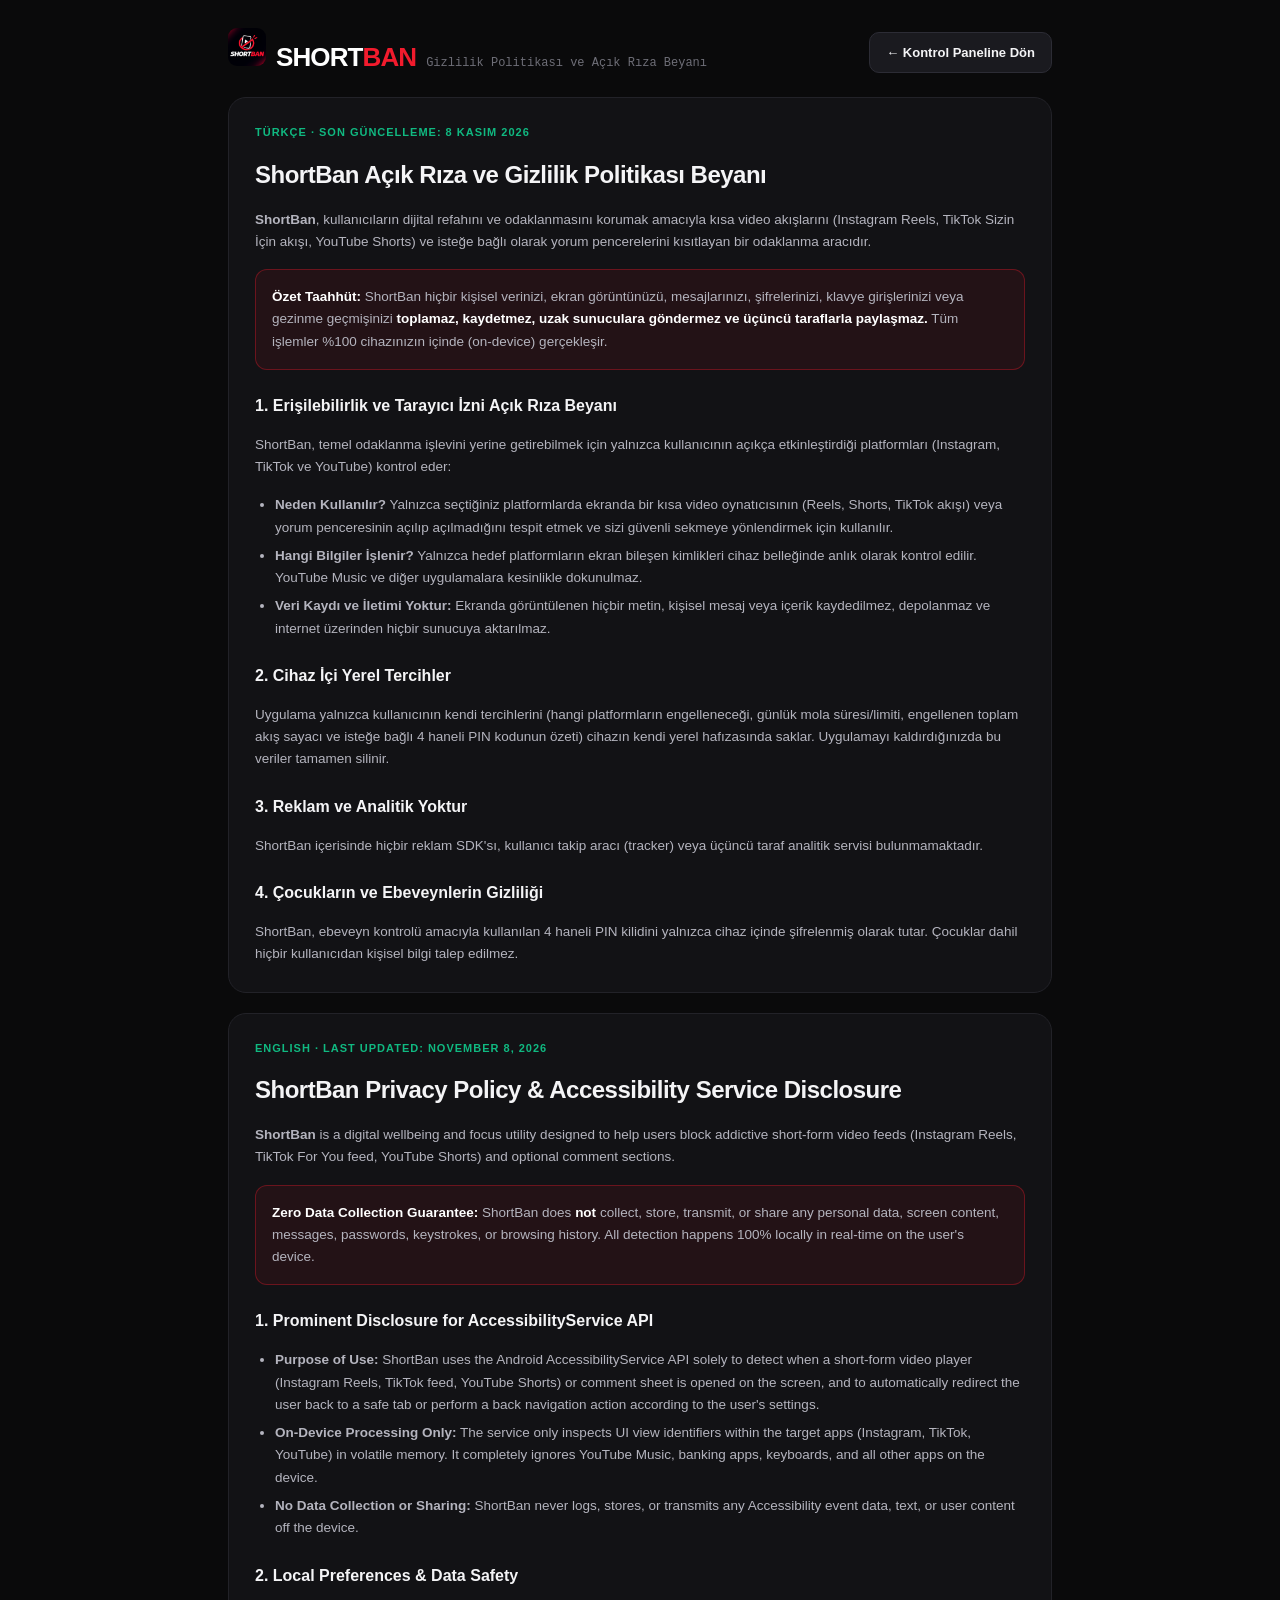
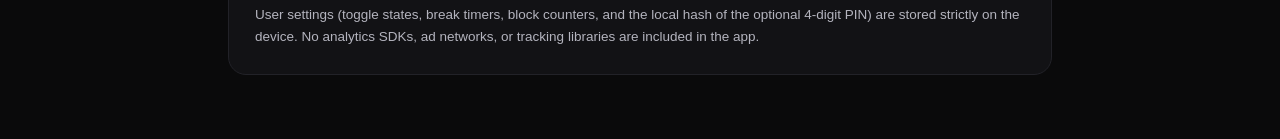
<file: web/shortban/privacy.html>
<!DOCTYPE html>
<html lang="tr">
<head>
  <meta charset="UTF-8" />
  <meta name="viewport" content="width=device-width, initial-scale=1.0" />
  <title>ShortBan — Gizlilik Politikası ve Açık Rıza Beyanı</title>
  <link rel="icon" type="image/jpeg" href="logo.jpg" />
  <link rel="stylesheet" href="style.css" />
  <style>
    .policy-container {
      max-width: 860px;
      margin: 0 auto;
      padding: 28px 18px 64px;
      display: flex;
      flex-direction: column;
      gap: 20px;
    }
    .policy-card {
      background: #121215;
      border: 1px solid #222228;
      border-radius: 18px;
      padding: 26px;
      display: flex;
      flex-direction: column;
      gap: 16px;
    }
    .policy-card h1 {
      font-size: 24px;
      font-weight: 800;
      color: #f4f4f6;
      letter-spacing: -0.5px;
    }
    .policy-card h2 {
      font-size: 16px;
      font-weight: 700;
      color: #f4f4f6;
      margin-top: 8px;
    }
    .policy-card p, .policy-card li {
      font-size: 13.5px;
      color: #b4b4be;
      line-height: 1.65;
    }
    .policy-card ul {
      padding-left: 20px;
      display: flex;
      flex-direction: column;
      gap: 6px;
    }
    .highlight-box {
      background: rgba(242, 27, 45, 0.08);
      border: 1px solid rgba(242, 27, 45, 0.35);
      border-radius: 12px;
      padding: 16px;
    }
    .highlight-box strong {
      color: #ffffff;
    }
  </style>
</head>
<body>
  <div class="policy-container">
    <header class="topbar">
      <div class="brand-group">
        <img src="logo.jpg" alt="ShortBan Logo" class="brand-icon" width="38" height="38" style="border-radius: 9px; object-fit: cover;" />
        <span class="brand-logo"><span style="color: #ffffff;">SHORT</span><span style="color: #F21B2D;">BAN</span></span>
        <span class="version-tag">Gizlilik Politikası ve Açık Rıza Beyanı</span>
      </div>
      <a href="index.html" class="btn-outline" style="text-decoration: none;">← Kontrol Paneline Dön</a>
    </header>

    <!-- TÜRKÇE AÇIK RIZA VE GİZLİLİK POLİTİKASI -->
    <section class="policy-card">
      <span class="eyebrow">TÜRKÇE · SON GÜNCELLEME: 8 KASIM 2026</span>
      <h1>ShortBan Açık Rıza ve Gizlilik Politikası Beyanı</h1>
      <p>
        <strong>ShortBan</strong>, kullanıcıların dijital refahını ve odaklanmasını korumak amacıyla kısa video akışlarını (Instagram Reels, TikTok Sizin İçin akışı, YouTube Shorts) ve isteğe bağlı olarak yorum pencerelerini kısıtlayan bir odaklanma aracıdır.
      </p>

      <div class="highlight-box">
        <p>
          <strong>Özet Taahhüt:</strong> ShortBan hiçbir kişisel verinizi, ekran görüntünüzü, mesajlarınızı, şifrelerinizi, klavye girişlerinizi veya gezinme geçmişinizi <strong>toplamaz, kaydetmez, uzak sunuculara göndermez ve üçüncü taraflarla paylaşmaz.</strong> Tüm işlemler %100 cihazınızın içinde (on-device) gerçekleşir.
        </p>
      </div>

      <h2>1. Erişilebilirlik ve Tarayıcı İzni Açık Rıza Beyanı</h2>
      <p>
        ShortBan, temel odaklanma işlevini yerine getirebilmek için yalnızca kullanıcının açıkça etkinleştirdiği platformları (Instagram, TikTok ve YouTube) kontrol eder:
      </p>
      <ul>
        <li><strong>Neden Kullanılır?</strong> Yalnızca seçtiğiniz platformlarda ekranda bir kısa video oynatıcısının (Reels, Shorts, TikTok akışı) veya yorum penceresinin açılıp açılmadığını tespit etmek ve sizi güvenli sekmeye yönlendirmek için kullanılır.</li>
        <li><strong>Hangi Bilgiler İşlenir?</strong> Yalnızca hedef platformların ekran bileşen kimlikleri cihaz belleğinde anlık olarak kontrol edilir. YouTube Music ve diğer uygulamalara kesinlikle dokunulmaz.</li>
        <li><strong>Veri Kaydı ve İletimi Yoktur:</strong> Ekranda görüntülenen hiçbir metin, kişisel mesaj veya içerik kaydedilmez, depolanmaz ve internet üzerinden hiçbir sunucuya aktarılmaz.</li>
      </ul>

      <h2>2. Cihaz İçi Yerel Tercihler</h2>
      <p>
        Uygulama yalnızca kullanıcının kendi tercihlerini (hangi platformların engelleneceği, günlük mola süresi/limiti, engellenen toplam akış sayacı ve isteğe bağlı 4 haneli PIN kodunun özeti) cihazın kendi yerel hafızasında saklar. Uygulamayı kaldırdığınızda bu veriler tamamen silinir.
      </p>

      <h2>3. Reklam ve Analitik Yoktur</h2>
      <p>
        ShortBan içerisinde hiçbir reklam SDK'sı, kullanıcı takip aracı (tracker) veya üçüncü taraf analitik servisi bulunmamaktadır.
      </p>

      <h2>4. Çocukların ve Ebeveynlerin Gizliliği</h2>
      <p>
        ShortBan, ebeveyn kontrolü amacıyla kullanılan 4 haneli PIN kilidini yalnızca cihaz içinde şifrelenmiş olarak tutar. Çocuklar dahil hiçbir kullanıcıdan kişisel bilgi talep edilmez.
      </p>
    </section>

    <!-- ENGLISH PRIVACY POLICY & PROMINENT DISCLOSURE -->
    <section class="policy-card">
      <span class="eyebrow">ENGLISH · LAST UPDATED: NOVEMBER 8, 2026</span>
      <h1>ShortBan Privacy Policy & Accessibility Service Disclosure</h1>
      <p>
        <strong>ShortBan</strong> is a digital wellbeing and focus utility designed to help users block addictive short-form video feeds (Instagram Reels, TikTok For You feed, YouTube Shorts) and optional comment sections.
      </p>

      <div class="highlight-box">
        <p>
          <strong>Zero Data Collection Guarantee:</strong> ShortBan does <strong>not</strong> collect, store, transmit, or share any personal data, screen content, messages, passwords, keystrokes, or browsing history. All detection happens 100% locally in real-time on the user's device.
        </p>
      </div>

      <h2>1. Prominent Disclosure for AccessibilityService API</h2>
      <ul>
        <li><strong>Purpose of Use:</strong> ShortBan uses the Android <code>AccessibilityService</code> API solely to detect when a short-form video player (Instagram Reels, TikTok feed, YouTube Shorts) or comment sheet is opened on the screen, and to automatically redirect the user back to a safe tab or perform a back navigation action according to the user's settings.</li>
        <li><strong>On-Device Processing Only:</strong> The service only inspects UI view identifiers within the target apps (Instagram, TikTok, YouTube) in volatile memory. It completely ignores YouTube Music, banking apps, keyboards, and all other apps on the device.</li>
        <li><strong>No Data Collection or Sharing:</strong> ShortBan never logs, stores, or transmits any Accessibility event data, text, or user content off the device.</li>
      </ul>

      <h2>2. Local Preferences & Data Safety</h2>
      <p>
        User settings (toggle states, break timers, block counters, and the local hash of the optional 4-digit PIN) are stored strictly on the device. No analytics SDKs, ad networks, or tracking libraries are included in the app.
      </p>
    </section>
  </div>
</body>
</html>
</file>
<file: web/style.css>
* {
  box-sizing: border-box;
  margin: 0;
  padding: 0;
  font-family: -apple-system, BlinkMacSystemFont, "Segoe UI", Roboto, Inter, sans-serif;
}

body {
  background-color: #0a0a0b;
  color: #f4f4f6;
  min-height: 100vh;
  line-height: 1.5;
}

.page-wrapper {
  max-width: 1020px;
  margin: 0 auto;
  padding: 24px 18px 48px;
  display: flex;
  flex-direction: column;
  gap: 20px;
}

/* ÜST BAR */
.topbar {
  display: flex;
  justify-content: space-between;
  align-items: center;
  flex-wrap: wrap;
  gap: 12px;
}

.brand-group {
  display: flex;
  align-items: baseline;
  gap: 10px;
}

.brand-logo {
  font-size: 26px;
  font-weight: 800;
  letter-spacing: -0.9px;
  color: #f4f4f6;
}

.version-tag {
  font-size: 12px;
  font-family: monospace;
  color: #6e6e77;
}

.domain-tag {
  font-size: 11px;
  font-family: monospace;
  color: #9e9ea8;
  background: #141418;
  border: 1px solid #23232a;
  padding: 2px 8px;
  border-radius: 6px;
}

.topbar-right {
  display: flex;
  align-items: center;
  gap: 10px;
  flex-wrap: wrap;
}

.topbar-btn {
  display: inline-flex;
  align-items: center;
  gap: 7px;
  background: #141418;
  border: 1px solid #272730;
  color: #d4d4d8;
  text-decoration: none;
  font-size: 12.5px;
  font-weight: 600;
  padding: 7px 14px;
  border-radius: 999px;
  transition: all 0.2s ease;
}

.topbar-btn:hover {
  background: #1e1e24;
  border-color: #3f3f4e;
  color: #ffffff;
}

.topbar-btn svg {
  color: #a1a1aa;
}

.topbar-btn:hover svg {
  color: #ffffff;
}

.status-pill {
  display: flex;
  align-items: center;
  gap: 8px;
  padding: 7px 14px;
  border-radius: 999px;
  font-size: 12px;
  font-weight: 600;
}

.status-pill.active {
  background: rgba(16, 185, 129, 0.14);
  color: #6ee7b7;
  border: 1px solid rgba(16, 185, 129, 0.35);
}

.status-pill.active .status-dot {
  background: #10b981;
}

.status-pill.warning {
  background: rgba(239, 68, 68, 0.14);
  color: #fca5a5;
  border: 1px solid rgba(239, 68, 68, 0.35);
}

.status-pill.warning .status-dot {
  background: #ef4444;
}

.status-pill.inactive {
  background: rgba(148, 163, 184, 0.12);
  color: #94a3b8;
  border: 1px solid rgba(148, 163, 184, 0.25);
  cursor: pointer;
  transition: all 0.2s ease;
}

.status-pill.inactive:hover {
  background: rgba(148, 163, 184, 0.2);
  color: #f1f5f9;
  border-color: rgba(148, 163, 184, 0.4);
}

.status-pill.inactive .status-dot {
  background: #64748b;
}

.status-dot {
  width: 8px;
  height: 8px;
  border-radius: 50%;
}

/* HERO & İNDİRME MERKEZİ */
.hero-card {
  background: #121215;
  border: 1px solid #222228;
  border-radius: 18px;
  padding: 24px;
  display: flex;
  flex-direction: column;
  gap: 20px;
}

.eyebrow {
  font-size: 11px;
  font-weight: 700;
  letter-spacing: 1px;
  color: #10b981;
}

.hero-title {
  font-size: 24px;
  font-weight: 700;
  margin-top: 4px;
  letter-spacing: -0.5px;
}

.hero-subtitle {
  font-size: 13.5px;
  color: #9e9ea8;
  margin-top: 6px;
  max-width: 760px;
}

.download-grid {
  display: grid;
  grid-template-columns: repeat(auto-fit, minmax(300px, 1fr));
  gap: 16px;
}

.dl-box {
  background: #17171c;
  border: 1px solid #26262e;
  border-radius: 14px;
  padding: 18px;
  display: flex;
  flex-direction: column;
  gap: 10px;
}

.dl-top {
  display: flex;
  justify-content: space-between;
  align-items: center;
}

.dl-badge {
  font-size: 10px;
  font-weight: 700;
  letter-spacing: 0.7px;
  padding: 3px 8px;
  border-radius: 6px;
}

.dl-badge.emerald {
  background: rgba(16, 185, 129, 0.15);
  color: #6ee7b7;
}

.dl-badge.amber {
  background: rgba(245, 158, 11, 0.15);
  color: #fbbf24;
}

.dl-badge.neutral {
  background: #23232b;
  color: #d4d4d8;
}

.dl-ver {
  font-size: 11px;
  font-family: monospace;
  color: #6e6e77;
}

.dl-title {
  font-size: 16px;
  font-weight: 600;
}

.dl-desc {
  font-size: 12.5px;
  color: #9e9ea8;
  flex: 1;
}

.dl-actions {
  display: flex;
  gap: 8px;
  flex-wrap: wrap;
}

.guide-box {
  background: #0d0d10;
  border: 1px solid #26262e;
  border-radius: 12px;
  padding: 16px 20px;
  font-size: 13px;
  color: #d4d4d8;
}

.guide-box h4 {
  color: #f4f4f6;
  margin-bottom: 8px;
}

.guide-box ol {
  padding-left: 18px;
  display: flex;
  flex-direction: column;
  gap: 6px;
}

.guide-box code {
  background: #1c1c22;
  padding: 2px 6px;
  border-radius: 4px;
  font-family: monospace;
  color: #6ee7b7;
}

/* DASHBOARD GRID */
.dashboard-grid {
  display: grid;
  grid-template-columns: repeat(auto-fit, minmax(360px, 1fr));
  gap: 18px;
}

.col {
  display: flex;
  flex-direction: column;
  gap: 12px;
}

.section-header {
  font-size: 11px;
  font-weight: 700;
  color: #6e6e77;
  letter-spacing: 1px;
  padding-left: 2px;
  margin-top: 4px;
}

.card {
  background: #121215;
  border: 1px solid #222228;
  border-radius: 16px;
}

.stats-card,
.break-card {
  padding: 18px;
  display: flex;
  flex-direction: column;
  gap: 12px;
}

.stats-top,
.row-between {
  display: flex;
  justify-content: space-between;
  align-items: flex-start;
  gap: 10px;
}

.card-muted {
  font-size: 12px;
  color: #9e9ea8;
}

.big-counter {
  font-size: 36px;
  font-family: monospace;
  font-weight: 700;
  letter-spacing: -1px;
  margin-top: 2px;
}

.card-title {
  font-size: 15px;
  font-weight: 600;
}

.card-sub {
  font-size: 12px;
  color: #6e6e77;
}

.chip-btn,
.mono-badge {
  background: #1a1a1f;
  border: 1px solid #282830;
  color: #9e9ea8;
  font-size: 11px;
  font-family: monospace;
  padding: 5px 10px;
  border-radius: 7px;
}

.chip-btn {
  cursor: pointer;
}

.chip-btn:hover {
  color: #f4f4f6;
}

.divider {
  height: 1px;
  background: #1e1e24;
}

.chip-group-block {
  display: flex;
  flex-direction: column;
  gap: 6px;
}

.group-label {
  font-size: 12px;
  color: #9e9ea8;
}

.chip-row {
  display: grid;
  grid-template-columns: repeat(4, 1fr);
  gap: 8px;
}

.select-chip {
  background: #1a1a1f;
  border: 1px solid #26262f;
  color: #9e9ea8;
  border-radius: 8px;
  padding: 8px 4px;
  font-size: 12px;
  cursor: pointer;
}

.select-chip.selected {
  background: #f4f4f6;
  color: #0a0a0b;
  border-color: #f4f4f6;
  font-weight: 600;
}

#breakNormalPanel {
  display: flex;
  flex-direction: column;
  gap: 16px;
}

#startBreakWebBtn {
  margin-top: 10px;
  padding: 13px;
  border-radius: 12px;
  font-weight: 700;
  font-size: 14px;
  cursor: pointer;
  border: none;
}

/* PLATFORMLAR */
.platforms-card,
.security-card {
  overflow: hidden;
}

.platform-row {
  display: flex;
  justify-content: space-between;
  align-items: center;
  padding: 15px 18px;
  gap: 14px;
}

.platform-info {
  flex: 1;
}

.platform-name {
  font-size: 15px;
  font-weight: 600;
  display: flex;
  align-items: center;
  gap: 8px;
}

.module-tag {
  font-size: 10px;
  font-family: monospace;
  font-weight: 500;
  color: #6e6e77;
  background: #1a1a1f;
  padding: 2px 6px;
  border-radius: 4px;
}

.platform-desc {
  font-size: 12px;
  color: #9e9ea8;
  margin-top: 2px;
}

.dm-sub-row {
  display: flex;
  align-items: center;
  gap: 12px;
  padding: 12px 18px 14px 22px;
  background: rgba(10, 10, 11, 0.55);
}

.dm-bar {
  width: 2px;
  height: 30px;
  background: #f4f4f6;
}

.dm-title {
  font-size: 13px;
  font-weight: 500;
}

.dm-desc {
  font-size: 11px;
  color: #6e6e77;
  margin-top: 2px;
}

/* MİNİMAL SWITCH */
.minimal-switch {
  position: relative;
  display: inline-block;
  width: 44px;
  height: 26px;
  flex-shrink: 0;
}

.minimal-switch input {
  opacity: 0;
  width: 0;
  height: 0;
}

.slider {
  position: absolute;
  cursor: pointer;
  inset: 0;
  background-color: #1a1a1f;
  border: 1px solid #2b2b33;
  transition: 0.2s;
  border-radius: 13px;
}

.slider:before {
  position: absolute;
  content: "";
  height: 20px;
  width: 20px;
  left: 2px;
  bottom: 2px;
  background-color: #6e6e77;
  transition: 0.2s;
  border-radius: 50%;
}

.minimal-switch input:checked + .slider {
  background-color: #F21B2D;
  border-color: #F21B2D;
  box-shadow: 0 0 10px rgba(242, 27, 45, 0.4);
}

.minimal-switch input:checked + .slider:before {
  transform: translateX(18px);
  background-color: #FFFFFF;
}

/* BUTONLAR */
.btn-primary,
.btn-secondary,
.btn-outline,
.btn-danger {
  display: inline-flex;
  align-items: center;
  justify-content: center;
  padding: 10px 16px;
  border-radius: 10px;
  font-size: 13px;
  font-weight: 600;
  text-decoration: none;
  cursor: pointer;
  border: none;
  transition: opacity 0.15s;
}

.btn-primary {
  background: #f4f4f6;
  color: #0a0a0b;
}

.btn-secondary {
  background: #10b981;
  color: #06281e;
  flex: 1;
}

.btn-outline {
  background: #1a1a1f;
  color: #f4f4f6;
  border: 1px solid #2c2c35;
}

.btn-danger {
  background: rgba(239, 68, 68, 0.16);
  color: #fca5a5;
  border: 1px solid rgba(239, 68, 68, 0.35);
}

.full-width {
  width: 100%;
}

.signal-label {
  font-size: 11px;
  font-weight: 700;
  color: #ef4444;
  letter-spacing: 0.6px;
}

/* MODAL */
.modal-backdrop {
  position: fixed;
  inset: 0;
  background: rgba(0, 0, 0, 0.75);
  display: flex;
  align-items: center;
  justify-content: center;
  padding: 18px;
  z-index: 100;
}

.modal-card {
  background: #121215;
  border: 1px solid #26262f;
  border-radius: 16px;
  padding: 22px;
  width: 100%;
  max-width: 380px;
  display: flex;
  flex-direction: column;
  gap: 12px;
}

.pin-input {
  width: 100%;
  padding: 11px 14px;
  border-radius: 10px;
  background: #0a0a0b;
  border: 1px solid #2b2b35;
  color: #f4f4f6;
  font-size: 16px;
  letter-spacing: 4px;
  text-align: center;
}

.modal-actions {
  display: flex;
  justify-content: flex-end;
  gap: 8px;
}

.error-text {
  font-size: 12px;
  color: #ef4444;
}

.footer {
  text-align: center;
  font-size: 12px;
  color: #6e6e77;
  margin-top: 12px;
}

/* POWERED BY NETLIFY ROZETİNİ GİZLE */
a[href*="netlify.com"],
a[href*="netlify.app"][target="_blank"]:not(#androidDownloadLink),
iframe[src*="netlify"],
div[class*="netlify"],
div[id*="netlify"],
.netlify-identity-button,
#netlify-badge {
  display: none !important;
  visibility: hidden !important;
  opacity: 0 !important;
  pointer-events: none !important;
  width: 0 !important;
  height: 0 !important;
  overflow: hidden !important;
}
</file>
<file: web/shortban/style.css>
* {
  box-sizing: border-box;
  margin: 0;
  padding: 0;
  font-family: -apple-system, BlinkMacSystemFont, "Segoe UI", Roboto, Inter, sans-serif;
}

body {
  background-color: #0a0a0b;
  color: #f4f4f6;
  min-height: 100vh;
  line-height: 1.5;
}

.page-wrapper {
  max-width: 1020px;
  margin: 0 auto;
  padding: 24px 18px 48px;
  display: flex;
  flex-direction: column;
  gap: 20px;
}

/* ÜST BAR */
.topbar {
  display: flex;
  justify-content: space-between;
  align-items: center;
  flex-wrap: wrap;
  gap: 12px;
}

.brand-group {
  display: flex;
  align-items: baseline;
  gap: 10px;
}

.brand-logo {
  font-size: 26px;
  font-weight: 800;
  letter-spacing: -0.9px;
  color: #f4f4f6;
}

.version-tag {
  font-size: 12px;
  font-family: monospace;
  color: #6e6e77;
}

.domain-tag {
  font-size: 11px;
  font-family: monospace;
  color: #9e9ea8;
  background: #141418;
  border: 1px solid #23232a;
  padding: 2px 8px;
  border-radius: 6px;
}

.status-pill {
  display: flex;
  align-items: center;
  gap: 8px;
  padding: 7px 14px;
  border-radius: 999px;
  font-size: 12px;
  font-weight: 600;
}

.status-pill.active {
  background: rgba(16, 185, 129, 0.14);
  color: #6ee7b7;
  border: 1px solid rgba(16, 185, 129, 0.35);
}

.status-pill.active .status-dot {
  background: #10b981;
}

.status-pill.warning {
  background: rgba(239, 68, 68, 0.14);
  color: #fca5a5;
  border: 1px solid rgba(239, 68, 68, 0.35);
}

.status-pill.warning .status-dot {
  background: #ef4444;
}

.status-dot {
  width: 8px;
  height: 8px;
  border-radius: 50%;
}

/* HERO & İNDİRME MERKEZİ */
.hero-card {
  background: #121215;
  border: 1px solid #222228;
  border-radius: 18px;
  padding: 24px;
  display: flex;
  flex-direction: column;
  gap: 20px;
}

.eyebrow {
  font-size: 11px;
  font-weight: 700;
  letter-spacing: 1px;
  color: #10b981;
}

.hero-title {
  font-size: 24px;
  font-weight: 700;
  margin-top: 4px;
  letter-spacing: -0.5px;
}

.hero-subtitle {
  font-size: 13.5px;
  color: #9e9ea8;
  margin-top: 6px;
  max-width: 760px;
}

.download-grid {
  display: grid;
  grid-template-columns: repeat(auto-fit, minmax(300px, 1fr));
  gap: 16px;
}

.dl-box {
  background: #17171c;
  border: 1px solid #26262e;
  border-radius: 14px;
  padding: 18px;
  display: flex;
  flex-direction: column;
  gap: 10px;
}

.dl-top {
  display: flex;
  justify-content: space-between;
  align-items: center;
}

.dl-badge {
  font-size: 10px;
  font-weight: 700;
  letter-spacing: 0.7px;
  padding: 3px 8px;
  border-radius: 6px;
}

.dl-badge.emerald {
  background: rgba(16, 185, 129, 0.15);
  color: #6ee7b7;
}

.dl-badge.neutral {
  background: #23232b;
  color: #d4d4d8;
}

.dl-ver {
  font-size: 11px;
  font-family: monospace;
  color: #6e6e77;
}

.dl-title {
  font-size: 16px;
  font-weight: 600;
}

.dl-desc {
  font-size: 12.5px;
  color: #9e9ea8;
  flex: 1;
}

.dl-actions {
  display: flex;
  gap: 8px;
  flex-wrap: wrap;
}

.guide-box {
  background: #0d0d10;
  border: 1px solid #26262e;
  border-radius: 12px;
  padding: 16px 20px;
  font-size: 13px;
  color: #d4d4d8;
}

.guide-box h4 {
  color: #f4f4f6;
  margin-bottom: 8px;
}

.guide-box ol {
  padding-left: 18px;
  display: flex;
  flex-direction: column;
  gap: 6px;
}

.guide-box code {
  background: #1c1c22;
  padding: 2px 6px;
  border-radius: 4px;
  font-family: monospace;
  color: #6ee7b7;
}

/* DASHBOARD GRID */
.dashboard-grid {
  display: grid;
  grid-template-columns: repeat(auto-fit, minmax(360px, 1fr));
  gap: 18px;
}

.col {
  display: flex;
  flex-direction: column;
  gap: 12px;
}

.section-header {
  font-size: 11px;
  font-weight: 700;
  color: #6e6e77;
  letter-spacing: 1px;
  padding-left: 2px;
  margin-top: 4px;
}

.card {
  background: #121215;
  border: 1px solid #222228;
  border-radius: 16px;
}

.stats-card,
.break-card {
  padding: 18px;
  display: flex;
  flex-direction: column;
  gap: 12px;
}

.stats-top,
.row-between {
  display: flex;
  justify-content: space-between;
  align-items: flex-start;
  gap: 10px;
}

.card-muted {
  font-size: 12px;
  color: #9e9ea8;
}

.big-counter {
  font-size: 36px;
  font-family: monospace;
  font-weight: 700;
  letter-spacing: -1px;
  margin-top: 2px;
}

.card-title {
  font-size: 15px;
  font-weight: 600;
}

.card-sub {
  font-size: 12px;
  color: #6e6e77;
}

.chip-btn,
.mono-badge {
  background: #1a1a1f;
  border: 1px solid #282830;
  color: #9e9ea8;
  font-size: 11px;
  font-family: monospace;
  padding: 5px 10px;
  border-radius: 7px;
}

.chip-btn {
  cursor: pointer;
}

.chip-btn:hover {
  color: #f4f4f6;
}

.divider {
  height: 1px;
  background: #1e1e24;
}

.chip-group-block {
  display: flex;
  flex-direction: column;
  gap: 6px;
}

.group-label {
  font-size: 12px;
  color: #9e9ea8;
}

.chip-row {
  display: grid;
  grid-template-columns: repeat(4, 1fr);
  gap: 8px;
}

.select-chip {
  background: #1a1a1f;
  border: 1px solid #26262f;
  color: #9e9ea8;
  border-radius: 8px;
  padding: 8px 4px;
  font-size: 12px;
  cursor: pointer;
}

.select-chip.selected {
  background: #f4f4f6;
  color: #0a0a0b;
  border-color: #f4f4f6;
  font-weight: 600;
}

/* PLATFORMLAR */
.platforms-card,
.security-card {
  overflow: hidden;
}

.platform-row {
  display: flex;
  justify-content: space-between;
  align-items: center;
  padding: 15px 18px;
  gap: 14px;
}

.platform-info {
  flex: 1;
}

.platform-name {
  font-size: 15px;
  font-weight: 600;
  display: flex;
  align-items: center;
  gap: 8px;
}

.module-tag {
  font-size: 10px;
  font-family: monospace;
  font-weight: 500;
  color: #6e6e77;
  background: #1a1a1f;
  padding: 2px 6px;
  border-radius: 4px;
}

.platform-desc {
  font-size: 12px;
  color: #9e9ea8;
  margin-top: 2px;
}

.dm-sub-row {
  display: flex;
  align-items: center;
  gap: 12px;
  padding: 12px 18px 14px 22px;
  background: rgba(10, 10, 11, 0.55);
}

.dm-bar {
  width: 2px;
  height: 30px;
  background: #f4f4f6;
}

.dm-title {
  font-size: 13px;
  font-weight: 500;
}

.dm-desc {
  font-size: 11px;
  color: #6e6e77;
  margin-top: 2px;
}

/* MİNİMAL SWITCH */
.minimal-switch {
  position: relative;
  display: inline-block;
  width: 44px;
  height: 26px;
  flex-shrink: 0;
}

.minimal-switch input {
  opacity: 0;
  width: 0;
  height: 0;
}

.slider {
  position: absolute;
  cursor: pointer;
  inset: 0;
  background-color: #1a1a1f;
  border: 1px solid #2b2b33;
  transition: 0.2s;
  border-radius: 13px;
}

.slider:before {
  position: absolute;
  content: "";
  height: 20px;
  width: 20px;
  left: 2px;
  bottom: 2px;
  background-color: #6e6e77;
  transition: 0.2s;
  border-radius: 50%;
}

.minimal-switch input:checked + .slider {
  background-color: #F21B2D;
  border-color: #F21B2D;
  box-shadow: 0 0 10px rgba(242, 27, 45, 0.4);
}

.minimal-switch input:checked + .slider:before {
  transform: translateX(18px);
  background-color: #FFFFFF;
}

/* BUTONLAR */
.btn-primary,
.btn-secondary,
.btn-outline,
.btn-danger {
  display: inline-flex;
  align-items: center;
  justify-content: center;
  padding: 10px 16px;
  border-radius: 10px;
  font-size: 13px;
  font-weight: 600;
  text-decoration: none;
  cursor: pointer;
  border: none;
  transition: opacity 0.15s;
}

.btn-primary {
  background: #f4f4f6;
  color: #0a0a0b;
}

.btn-secondary {
  background: #10b981;
  color: #06281e;
  flex: 1;
}

.btn-outline {
  background: #1a1a1f;
  color: #f4f4f6;
  border: 1px solid #2c2c35;
}

.btn-danger {
  background: rgba(239, 68, 68, 0.16);
  color: #fca5a5;
  border: 1px solid rgba(239, 68, 68, 0.35);
}

.full-width {
  width: 100%;
}

.signal-label {
  font-size: 11px;
  font-weight: 700;
  color: #ef4444;
  letter-spacing: 0.6px;
}

/* MODAL */
.modal-backdrop {
  position: fixed;
  inset: 0;
  background: rgba(0, 0, 0, 0.75);
  display: flex;
  align-items: center;
  justify-content: center;
  padding: 18px;
  z-index: 100;
}

.modal-card {
  background: #121215;
  border: 1px solid #26262f;
  border-radius: 16px;
  padding: 22px;
  width: 100%;
  max-width: 380px;
  display: flex;
  flex-direction: column;
  gap: 12px;
}

.pin-input {
  width: 100%;
  padding: 11px 14px;
  border-radius: 10px;
  background: #0a0a0b;
  border: 1px solid #2b2b35;
  color: #f4f4f6;
  font-size: 16px;
  letter-spacing: 4px;
  text-align: center;
}

.modal-actions {
  display: flex;
  justify-content: flex-end;
  gap: 8px;
}

.error-text {
  font-size: 12px;
  color: #ef4444;
}

.footer {
  text-align: center;
  font-size: 12px;
  color: #6e6e77;
  margin-top: 12px;
}

/* POWERED BY NETLIFY ROZETİNİ GİZLE */
a[href*="netlify.com"],
a[href*="netlify.app"][target="_blank"]:not(#androidDownloadLink),
iframe[src*="netlify"],
div[class*="netlify"],
div[id*="netlify"],
.netlify-identity-button,
#netlify-badge {
  display: none !important;
  visibility: hidden !important;
  opacity: 0 !important;
  pointer-events: none !important;
  width: 0 !important;
  height: 0 !important;
  overflow: hidden !important;
}
</file>
<file: web/site/shortban/style.css>
* {
  box-sizing: border-box;
  margin: 0;
  padding: 0;
  font-family: -apple-system, BlinkMacSystemFont, "Segoe UI", Roboto, Inter, sans-serif;
}

body {
  background-color: #0a0a0b;
  color: #f4f4f6;
  min-height: 100vh;
  line-height: 1.5;
}

.page-wrapper {
  max-width: 1020px;
  margin: 0 auto;
  padding: 24px 18px 48px;
  display: flex;
  flex-direction: column;
  gap: 20px;
}

/* ÜST BAR */
.topbar {
  display: flex;
  justify-content: space-between;
  align-items: center;
  flex-wrap: wrap;
  gap: 12px;
}

.brand-group {
  display: flex;
  align-items: baseline;
  gap: 10px;
}

.brand-logo {
  font-size: 26px;
  font-weight: 800;
  letter-spacing: -0.9px;
  color: #f4f4f6;
}

.version-tag {
  font-size: 12px;
  font-family: monospace;
  color: #6e6e77;
}

.domain-tag {
  font-size: 11px;
  font-family: monospace;
  color: #9e9ea8;
  background: #141418;
  border: 1px solid #23232a;
  padding: 2px 8px;
  border-radius: 6px;
}

.status-pill {
  display: flex;
  align-items: center;
  gap: 8px;
  padding: 7px 14px;
  border-radius: 999px;
  font-size: 12px;
  font-weight: 600;
}

.status-pill.active {
  background: rgba(16, 185, 129, 0.14);
  color: #6ee7b7;
  border: 1px solid rgba(16, 185, 129, 0.35);
}

.status-pill.active .status-dot {
  background: #10b981;
}

.status-pill.warning {
  background: rgba(239, 68, 68, 0.14);
  color: #fca5a5;
  border: 1px solid rgba(239, 68, 68, 0.35);
}

.status-pill.warning .status-dot {
  background: #ef4444;
}

.status-dot {
  width: 8px;
  height: 8px;
  border-radius: 50%;
}

/* HERO & İNDİRME MERKEZİ */
.hero-card {
  background: #121215;
  border: 1px solid #222228;
  border-radius: 18px;
  padding: 24px;
  display: flex;
  flex-direction: column;
  gap: 20px;
}

.eyebrow {
  font-size: 11px;
  font-weight: 700;
  letter-spacing: 1px;
  color: #10b981;
}

.hero-title {
  font-size: 24px;
  font-weight: 700;
  margin-top: 4px;
  letter-spacing: -0.5px;
}

.hero-subtitle {
  font-size: 13.5px;
  color: #9e9ea8;
  margin-top: 6px;
  max-width: 760px;
}

.download-grid {
  display: grid;
  grid-template-columns: repeat(auto-fit, minmax(300px, 1fr));
  gap: 16px;
}

.dl-box {
  background: #17171c;
  border: 1px solid #26262e;
  border-radius: 14px;
  padding: 18px;
  display: flex;
  flex-direction: column;
  gap: 10px;
}

.dl-top {
  display: flex;
  justify-content: space-between;
  align-items: center;
}

.dl-badge {
  font-size: 10px;
  font-weight: 700;
  letter-spacing: 0.7px;
  padding: 3px 8px;
  border-radius: 6px;
}

.dl-badge.emerald {
  background: rgba(16, 185, 129, 0.15);
  color: #6ee7b7;
}

.dl-badge.neutral {
  background: #23232b;
  color: #d4d4d8;
}

.dl-ver {
  font-size: 11px;
  font-family: monospace;
  color: #6e6e77;
}

.dl-title {
  font-size: 16px;
  font-weight: 600;
}

.dl-desc {
  font-size: 12.5px;
  color: #9e9ea8;
  flex: 1;
}

.dl-actions {
  display: flex;
  gap: 8px;
  flex-wrap: wrap;
}

.guide-box {
  background: #0d0d10;
  border: 1px solid #26262e;
  border-radius: 12px;
  padding: 16px 20px;
  font-size: 13px;
  color: #d4d4d8;
}

.guide-box h4 {
  color: #f4f4f6;
  margin-bottom: 8px;
}

.guide-box ol {
  padding-left: 18px;
  display: flex;
  flex-direction: column;
  gap: 6px;
}

.guide-box code {
  background: #1c1c22;
  padding: 2px 6px;
  border-radius: 4px;
  font-family: monospace;
  color: #6ee7b7;
}

/* DASHBOARD GRID */
.dashboard-grid {
  display: grid;
  grid-template-columns: repeat(auto-fit, minmax(360px, 1fr));
  gap: 18px;
}

.col {
  display: flex;
  flex-direction: column;
  gap: 12px;
}

.section-header {
  font-size: 11px;
  font-weight: 700;
  color: #6e6e77;
  letter-spacing: 1px;
  padding-left: 2px;
  margin-top: 4px;
}

.card {
  background: #121215;
  border: 1px solid #222228;
  border-radius: 16px;
}

.stats-card,
.break-card {
  padding: 18px;
  display: flex;
  flex-direction: column;
  gap: 12px;
}

.stats-top,
.row-between {
  display: flex;
  justify-content: space-between;
  align-items: flex-start;
  gap: 10px;
}

.card-muted {
  font-size: 12px;
  color: #9e9ea8;
}

.big-counter {
  font-size: 36px;
  font-family: monospace;
  font-weight: 700;
  letter-spacing: -1px;
  margin-top: 2px;
}

.card-title {
  font-size: 15px;
  font-weight: 600;
}

.card-sub {
  font-size: 12px;
  color: #6e6e77;
}

.chip-btn,
.mono-badge {
  background: #1a1a1f;
  border: 1px solid #282830;
  color: #9e9ea8;
  font-size: 11px;
  font-family: monospace;
  padding: 5px 10px;
  border-radius: 7px;
}

.chip-btn {
  cursor: pointer;
}

.chip-btn:hover {
  color: #f4f4f6;
}

.divider {
  height: 1px;
  background: #1e1e24;
}

.chip-group-block {
  display: flex;
  flex-direction: column;
  gap: 6px;
}

.group-label {
  font-size: 12px;
  color: #9e9ea8;
}

.chip-row {
  display: grid;
  grid-template-columns: repeat(4, 1fr);
  gap: 8px;
}

.select-chip {
  background: #1a1a1f;
  border: 1px solid #26262f;
  color: #9e9ea8;
  border-radius: 8px;
  padding: 8px 4px;
  font-size: 12px;
  cursor: pointer;
}

.select-chip.selected {
  background: #f4f4f6;
  color: #0a0a0b;
  border-color: #f4f4f6;
  font-weight: 600;
}

/* PLATFORMLAR */
.platforms-card,
.security-card {
  overflow: hidden;
}

.platform-row {
  display: flex;
  justify-content: space-between;
  align-items: center;
  padding: 15px 18px;
  gap: 14px;
}

.platform-info {
  flex: 1;
}

.platform-name {
  font-size: 15px;
  font-weight: 600;
  display: flex;
  align-items: center;
  gap: 8px;
}

.module-tag {
  font-size: 10px;
  font-family: monospace;
  font-weight: 500;
  color: #6e6e77;
  background: #1a1a1f;
  padding: 2px 6px;
  border-radius: 4px;
}

.platform-desc {
  font-size: 12px;
  color: #9e9ea8;
  margin-top: 2px;
}

.dm-sub-row {
  display: flex;
  align-items: center;
  gap: 12px;
  padding: 12px 18px 14px 22px;
  background: rgba(10, 10, 11, 0.55);
}

.dm-bar {
  width: 2px;
  height: 30px;
  background: #f4f4f6;
}

.dm-title {
  font-size: 13px;
  font-weight: 500;
}

.dm-desc {
  font-size: 11px;
  color: #6e6e77;
  margin-top: 2px;
}

/* MİNİMAL SWITCH */
.minimal-switch {
  position: relative;
  display: inline-block;
  width: 44px;
  height: 26px;
  flex-shrink: 0;
}

.minimal-switch input {
  opacity: 0;
  width: 0;
  height: 0;
}

.slider {
  position: absolute;
  cursor: pointer;
  inset: 0;
  background-color: #1a1a1f;
  border: 1px solid #2b2b33;
  transition: 0.2s;
  border-radius: 13px;
}

.slider:before {
  position: absolute;
  content: "";
  height: 20px;
  width: 20px;
  left: 2px;
  bottom: 2px;
  background-color: #6e6e77;
  transition: 0.2s;
  border-radius: 50%;
}

.minimal-switch input:checked + .slider {
  background-color: #F21B2D;
  border-color: #F21B2D;
  box-shadow: 0 0 10px rgba(242, 27, 45, 0.4);
}

.minimal-switch input:checked + .slider:before {
  transform: translateX(18px);
  background-color: #FFFFFF;
}

/* BUTONLAR */
.btn-primary,
.btn-secondary,
.btn-outline,
.btn-danger {
  display: inline-flex;
  align-items: center;
  justify-content: center;
  padding: 10px 16px;
  border-radius: 10px;
  font-size: 13px;
  font-weight: 600;
  text-decoration: none;
  cursor: pointer;
  border: none;
  transition: opacity 0.15s;
}

.btn-primary {
  background: #f4f4f6;
  color: #0a0a0b;
}

.btn-secondary {
  background: #10b981;
  color: #06281e;
  flex: 1;
}

.btn-outline {
  background: #1a1a1f;
  color: #f4f4f6;
  border: 1px solid #2c2c35;
}

.btn-danger {
  background: rgba(239, 68, 68, 0.16);
  color: #fca5a5;
  border: 1px solid rgba(239, 68, 68, 0.35);
}

.full-width {
  width: 100%;
}

.signal-label {
  font-size: 11px;
  font-weight: 700;
  color: #ef4444;
  letter-spacing: 0.6px;
}

/* MODAL */
.modal-backdrop {
  position: fixed;
  inset: 0;
  background: rgba(0, 0, 0, 0.75);
  display: flex;
  align-items: center;
  justify-content: center;
  padding: 18px;
  z-index: 100;
}

.modal-card {
  background: #121215;
  border: 1px solid #26262f;
  border-radius: 16px;
  padding: 22px;
  width: 100%;
  max-width: 380px;
  display: flex;
  flex-direction: column;
  gap: 12px;
}

.pin-input {
  width: 100%;
  padding: 11px 14px;
  border-radius: 10px;
  background: #0a0a0b;
  border: 1px solid #2b2b35;
  color: #f4f4f6;
  font-size: 16px;
  letter-spacing: 4px;
  text-align: center;
}

.modal-actions {
  display: flex;
  justify-content: flex-end;
  gap: 8px;
}

.error-text {
  font-size: 12px;
  color: #ef4444;
}

.footer {
  text-align: center;
  font-size: 12px;
  color: #6e6e77;
  margin-top: 12px;
}

/* POWERED BY NETLIFY ROZETİNİ GİZLE */
a[href*="netlify.com"],
a[href*="netlify.app"][target="_blank"]:not(#androidDownloadLink),
iframe[src*="netlify"],
div[class*="netlify"],
div[id*="netlify"],
.netlify-identity-button,
#netlify-badge {
  display: none !important;
  visibility: hidden !important;
  opacity: 0 !important;
  pointer-events: none !important;
  width: 0 !important;
  height: 0 !important;
  overflow: hidden !important;
}
</file>
